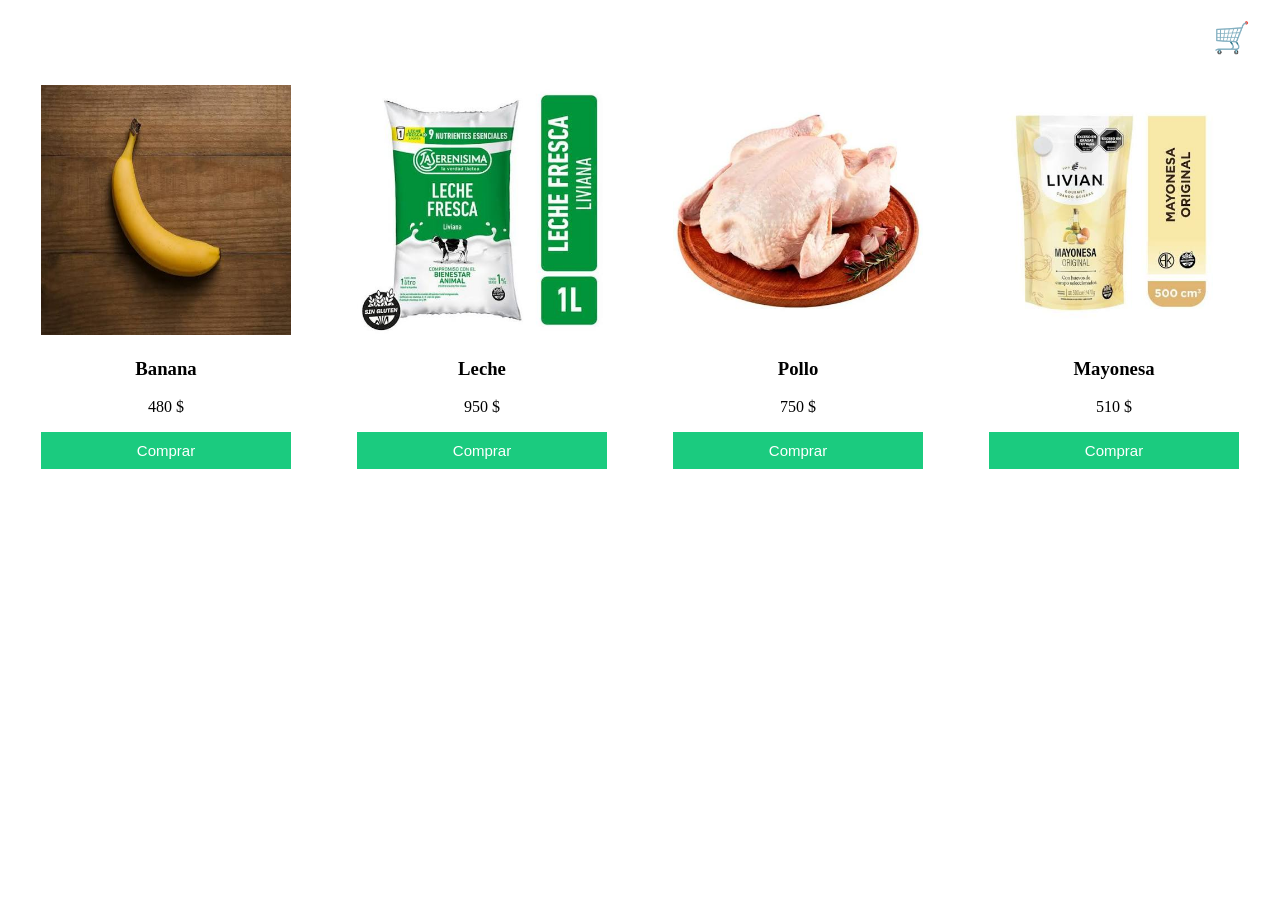
<file: JavaSCrip-IV/Clase 02 E-commerce-Básico-Parte02/index.html>
<!DOCTYPE html>
<html lang="en">
<head>
    <meta charset="UTF-8">
    <meta http-equiv="X-UA-Compatible" content="IE=edge">
    <meta name="viewport" content="width=device-width, initial-scale=1.0">
    <link rel="stylesheet" href="./styles.css">
    <title>Document</title>
</head>
<body>
    <!--shop content-->
    <div class="card-products-container">
        <div class="card-products" id="shopContent"></div>
    </div>

    <!--cart btn-->
    <div class="cart-btn" id="cart-btn">🛒</div>

    <!--modal-->
    <div class="modal-overlay" id="modal-overlay"></div>
    <div class="modal-container" id="modal-container"></div>

    <script src="./js/products.js"></script>
    <script src="./js/index.js"></script>
    <script src="./js/cart.js"></script>
</body>
</html>
</file>
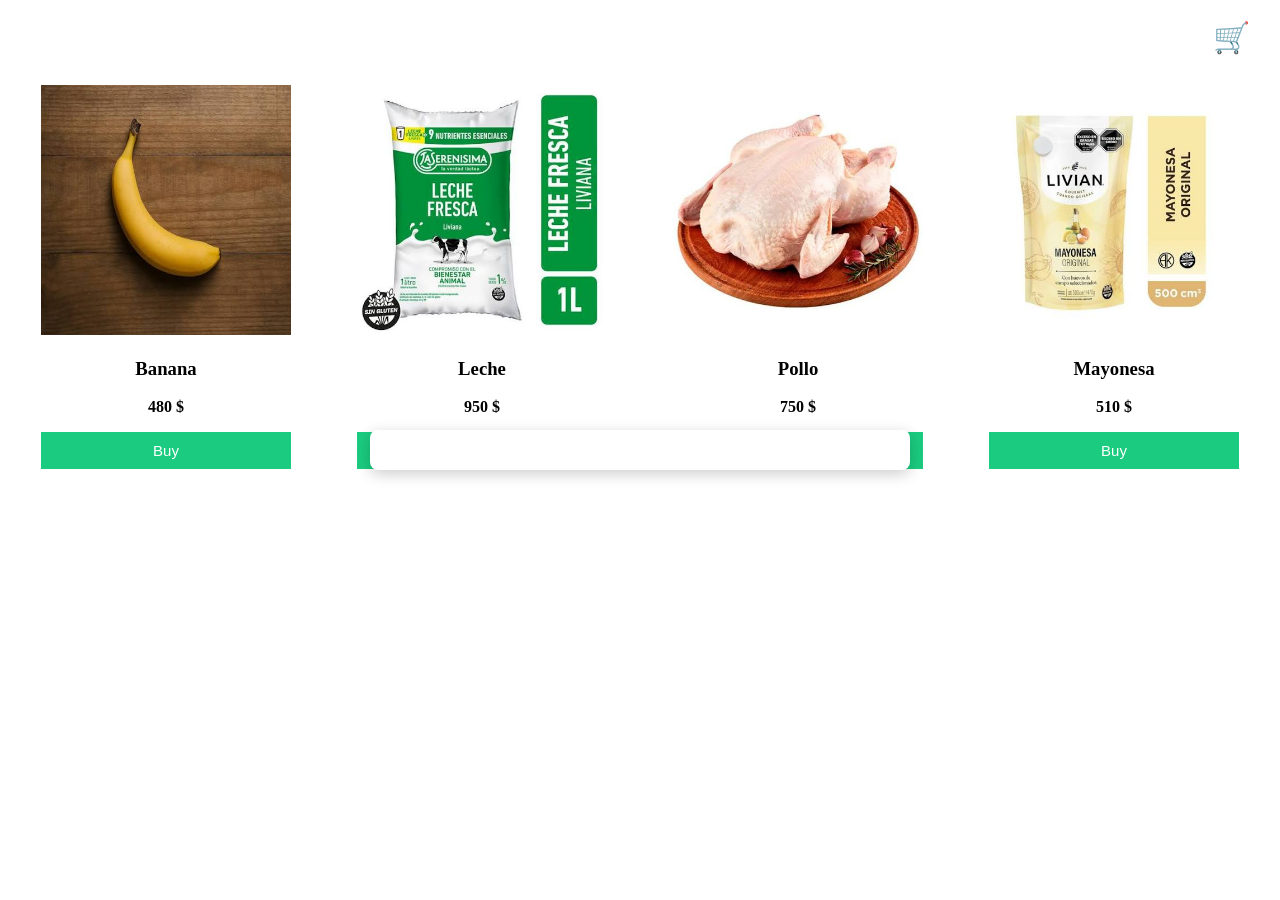
<file: JavaSCrip-IV/Clase 03 E-commerce Básico Parte 03/index.html>
<!DOCTYPE html>
<html lang="en">
<head>
    <meta charset="UTF-8">
    <meta http-equiv="X-UA-Compatible" content="IE=edge">
    <meta name="viewport" content="width=device-width, initial-scale=1.0">
    <link rel="stylesheet" href="./styles.css">
    <title>Document</title>
</head>
<body>
    <!--shop content-->
    <div class="card-products-container">
        <div class="card-products" id="shopContent"></div>
    </div>

    <!--cart btn-->
    <div class="cart-btn" id="cart-btn">🛒</div>

    <!--modal-->
    <div class="modal-overlay" id="modal-overlay"></div>
    <div class="modal-container" id="modal-container"></div>

    <script src="./js/products.js"></script>
    <script src="./js/index.js"></script>
    <script src="./js/cart.js"></script>
</body>
</html>
</file>
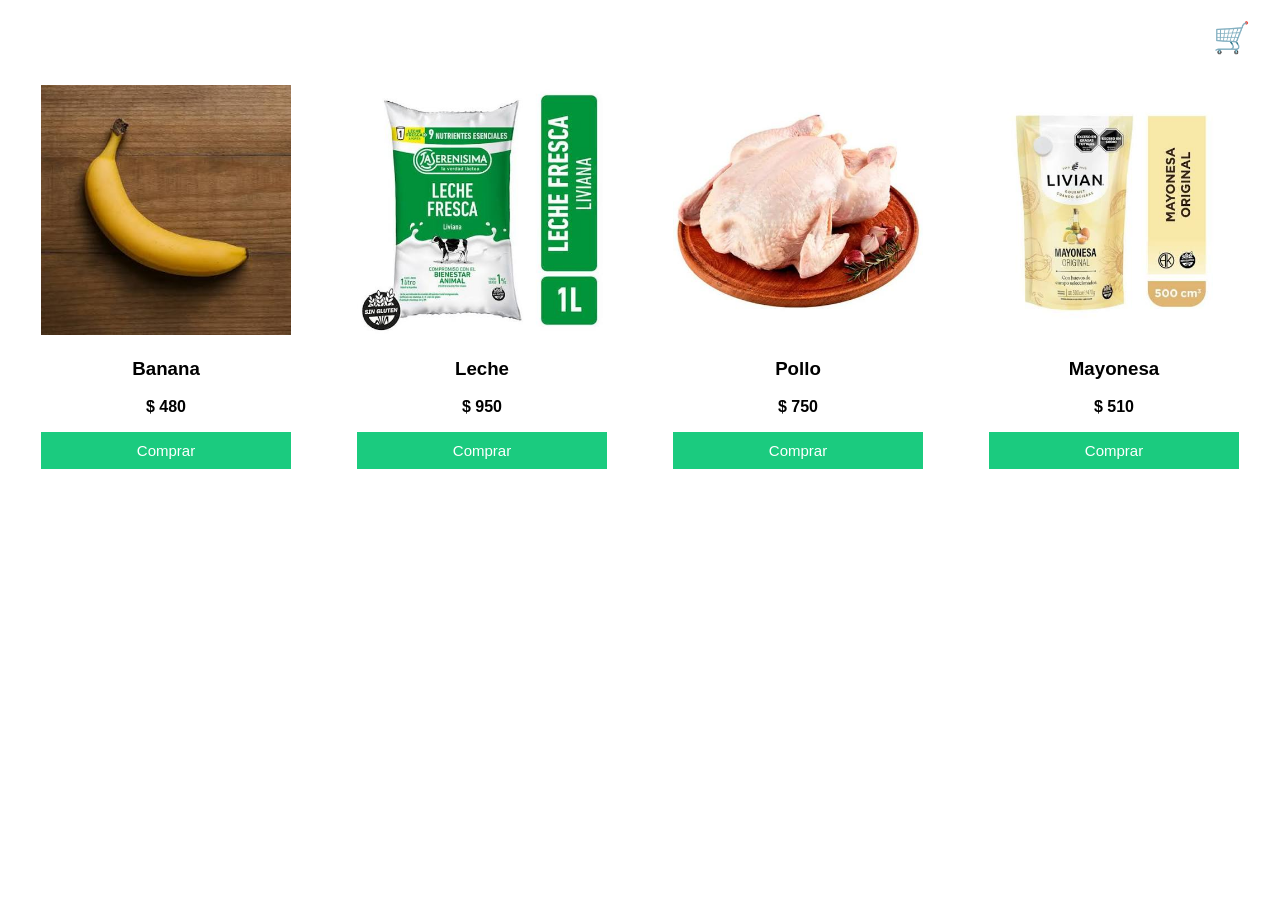
<file: JavaSCrip-IV/Clase 04 E-commerce Mercado Pago/public/index.html>
<!DOCTYPE html>
<html lang="es">
<head>
    <meta charset="UTF-8">
    <meta http-equiv="X-UA-Compatible" content="IE=edge">
    <meta name="viewport" content="width=device-width, initial-scale=1.0">
    <link rel="stylesheet" href="./styles.css">
    <title>Los Sin Chamba | E-commerce</title>
</head>
<body>
    <!--shop content-->
    <div class="card-products-container">
        <div class="card-products" id="shopContent"></div>
    </div>

    <!--cart btn (4.1: con contador de productos)-->
    <div class="cart-btn" id="cart-btn">
        🛒
        <span class="cart-counter" id="cart-counter">0</span>
    </div>

    <!--modal-->
    <div class="modal-overlay" id="modal-overlay"></div>
    <div class="modal-container" id="modal-container"></div>

    <!--4.2: SDK de Mercado Pago (necesita la public_key)-->
    <script src="https://sdk.mercadopago.com/js/v2"></script>

    <script src="./js/products.js"></script>
    <script src="./js/index.js"></script>
    <script src="./js/cart.js"></script>
    <script src="./js/checkout.js"></script>
</body>
</html>
</file>
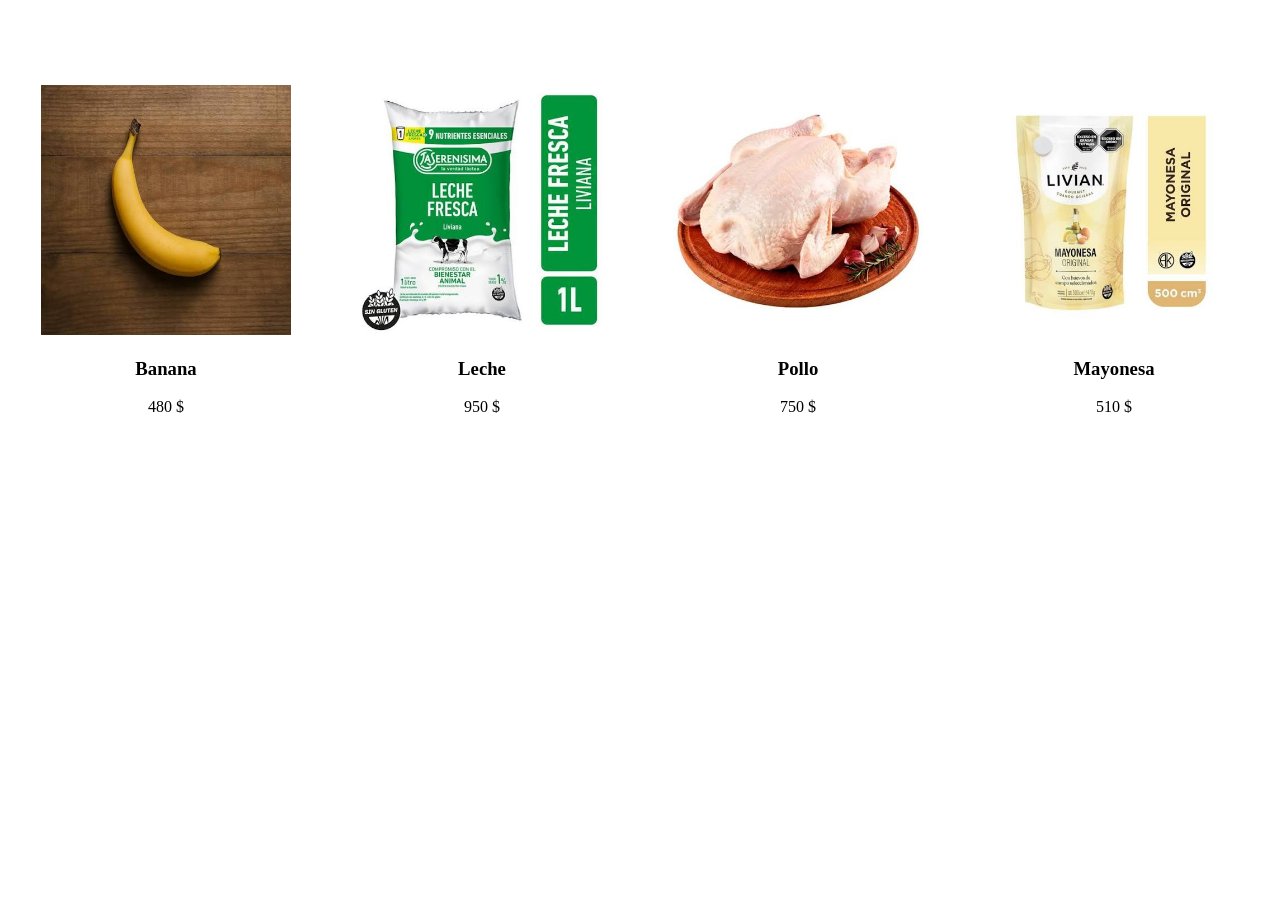
<file: JavaSCrip-IV/Clase-1/E-COMMERCE/client/index.html>
<!DOCTYPE html>
<html lang="en">

<head>
    <meta charset="UTF-8">
    <meta http-equiv="X-UA-Compatible" content="IE=edge">
    <meta name="viewport" content="width=device-width, initial-scale=1.0">
    <link rel="stylesheet" href="./styles.css">
    <title>Document</title>
</head>

<body>
    <!--shop content-->
    <div class="card-products-container">
        <div class="card-products" id="shopContent"></div>
    </div>

    <script src="./js/products.js"></script>
    <script src="./js/index.js"></script>
</body>

</html>
</file>
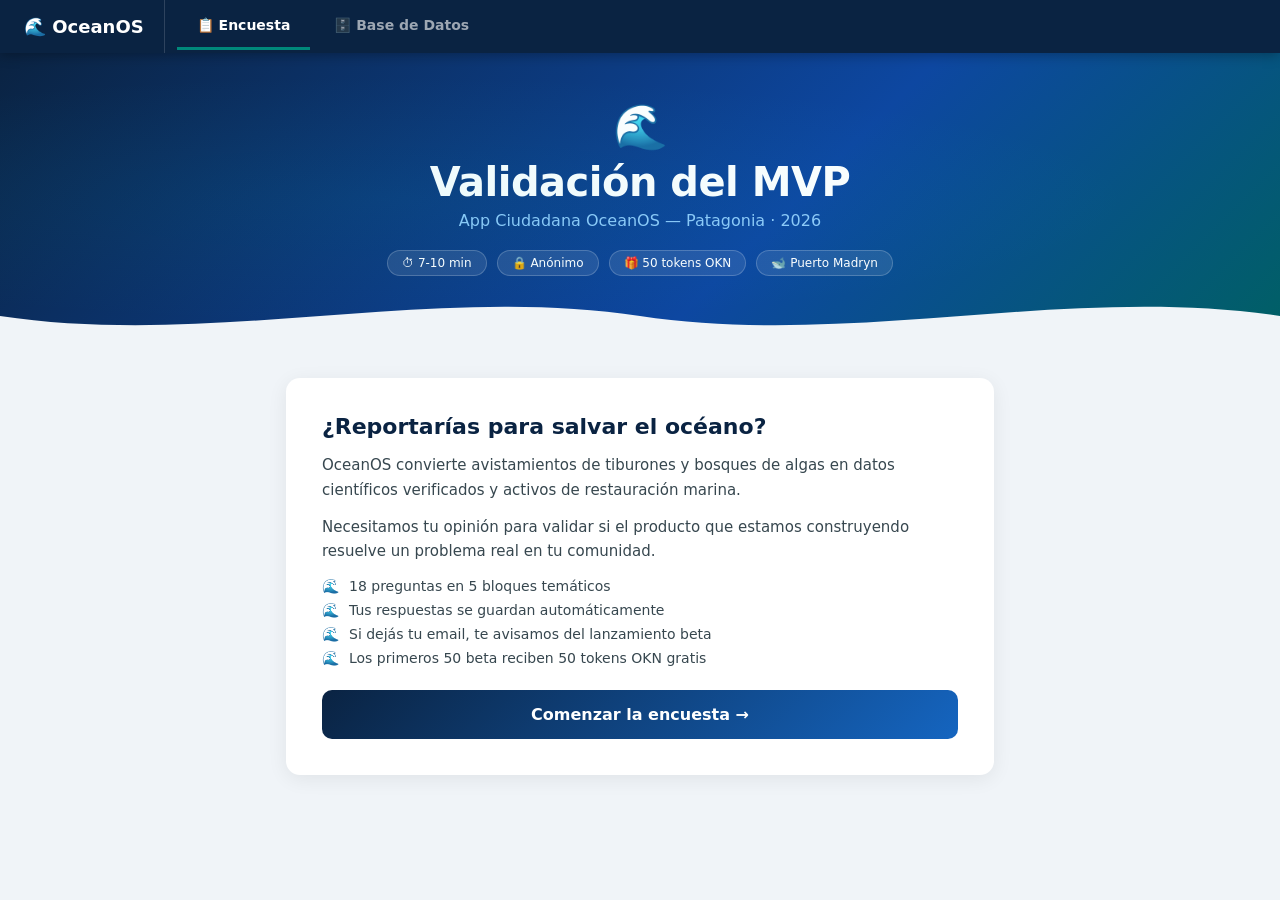
<file: OceanOS/Documentacion/OceanOS_Encuesta_BD.html>
<!DOCTYPE html>
<html lang="es">
<head>
<meta charset="UTF-8">
<meta name="viewport" content="width=device-width, initial-scale=1.0">
<title>OceanOS — Encuesta + Base de Datos</title>
<style>
:root {
  --navy: #0A2342;
  --ocean: #1565C0;
  --teal: #00897B;
  --teal-light: #E0F2F1;
  --sky: #E3F2FD;
  --accent: #00BCD4;
  --white: #FFFFFF;
  --slate: #37474F;
  --mist: #ECEFF1;
  --gray: #90A4AE;
  --error: #E53935;
  --green: #2E7D32;
  --gold: #F9A825;
  --red-light: #FFEBEE;
  --green-light: #E8F5E9;
}
* { box-sizing: border-box; margin: 0; padding: 0; }
body { font-family: 'Segoe UI', system-ui, sans-serif; background: #F0F4F8; color: var(--slate); min-height: 100vh; }

/* TABS */
.tabs-bar { background: var(--navy); display: flex; align-items: center; padding: 0 24px; gap: 4px; position: sticky; top: 0; z-index: 200; box-shadow: 0 2px 12px rgba(0,0,0,0.3); }
.tab-logo { color: #fff; font-weight: 800; font-size: 18px; padding: 16px 20px 16px 0; border-right: 1px solid rgba(255,255,255,0.15); margin-right: 8px; white-space: nowrap; }
.tab { padding: 14px 20px; color: rgba(255,255,255,0.6); font-size: 14px; font-weight: 600; cursor: pointer; border-bottom: 3px solid transparent; transition: all 0.2s; white-space: nowrap; }
.tab:hover { color: #fff; }
.tab.active { color: #fff; border-bottom-color: var(--teal); }

/* HERO */
.hero { background: linear-gradient(135deg, var(--navy) 0%, #0D47A1 60%, #006064 100%); padding: 48px 24px 70px; text-align: center; position: relative; overflow: hidden; }
.hero::before { content: ''; position: absolute; inset: 0; background: radial-gradient(ellipse at 30% 50%, rgba(0,188,212,0.08) 0%, transparent 60%); }
.hero-wave { position: absolute; bottom: -2px; left: 0; right: 0; }
.hero-logo { font-size: 44px; margin-bottom: 6px; }
.hero-title { font-size: clamp(26px,4vw,40px); font-weight: 800; color: #fff; margin-bottom: 6px; letter-spacing: -0.5px; }
.hero-sub { font-size: 16px; color: #90CAF9; margin-bottom: 20px; }
.hero-pills { display: flex; justify-content: center; gap: 10px; flex-wrap: wrap; }
.pill { background: rgba(255,255,255,0.1); border: 1px solid rgba(255,255,255,0.2); color: #fff; padding: 5px 14px; border-radius: 20px; font-size: 12px; font-weight: 500; }

/* PROGRESS */
.prog-bar { background: #fff; border-bottom: 1px solid #E0E0E0; padding: 10px 24px; display: none; }
.prog-info { display: flex; justify-content: space-between; margin-bottom: 5px; font-size: 12px; }
.prog-label { font-weight: 700; color: var(--ocean); }
.prog-pct { color: var(--gray); }
.prog-track { height: 5px; background: var(--mist); border-radius: 3px; overflow: hidden; }
.prog-fill { height: 100%; background: linear-gradient(90deg, var(--teal), var(--accent)); border-radius: 3px; transition: width 0.4s ease; }

/* CONTAINER */
.container { max-width: 740px; margin: 0 auto; padding: 32px 16px 80px; }
.db-container { max-width: 1100px; margin: 0 auto; padding: 32px 16px 80px; }

/* WELCOME */
.welcome-card { background: #fff; border-radius: 14px; padding: 36px; box-shadow: 0 4px 20px rgba(0,0,0,0.07); }
.welcome-card h2 { font-size: 22px; color: var(--navy); margin-bottom: 14px; }
.welcome-card p { font-size: 15px; line-height: 1.65; color: var(--slate); margin-bottom: 12px; }
.welcome-list { list-style: none; display: flex; flex-direction: column; gap: 8px; margin: 14px 0 24px; }
.welcome-list li { display: flex; align-items: center; gap: 10px; font-size: 14px; color: var(--slate); }
.welcome-list li::before { content: '🌊'; }
.btn-start { width: 100%; padding: 15px; background: linear-gradient(135deg, var(--navy), var(--ocean)); color: #fff; border: none; border-radius: 10px; font-size: 16px; font-weight: 700; cursor: pointer; font-family: inherit; transition: all 0.2s; }
.btn-start:hover { transform: translateY(-2px); box-shadow: 0 6px 20px rgba(10,35,66,0.25); }

/* DOTS */
.dots { display: none; justify-content: center; gap: 8px; margin: 16px 0; }
.dot { width: 10px; height: 10px; border-radius: 50%; background: #CFD8DC; transition: all 0.3s; }
.dot.active { background: var(--teal); transform: scale(1.3); }
.dot.done { background: var(--ocean); }

/* BLOCK HEADER */
.blk-header { display: flex; align-items: center; gap: 10px; padding: 13px 18px; border-radius: 10px 10px 0 0; margin-top: 28px; }
.blk-tag { background: rgba(255,255,255,0.2); color: #fff; font-size: 11px; font-weight: 700; padding: 2px 10px; border-radius: 12px; text-transform: uppercase; letter-spacing: 0.5px; }
.blk-title { font-size: 14px; font-weight: 700; color: #fff; }

/* QUESTION CARD */
.q-card { background: #fff; border: 1px solid #E8EEF4; border-top: none; padding: 22px; transition: border-left 0.2s; }
.q-card:last-of-type { border-radius: 0 0 10px 10px; margin-bottom: 0; }
.q-card.answered { border-left: 3px solid var(--teal); }
.q-card.has-error { border-left: 3px solid var(--error); }
.q-num { font-size: 10px; font-weight: 700; color: var(--teal); text-transform: uppercase; letter-spacing: 1px; margin-bottom: 5px; }
.q-text { font-size: 15px; font-weight: 600; color: var(--navy); line-height: 1.4; margin-bottom: 3px; }
.q-hint { font-size: 12px; color: var(--gray); margin-bottom: 14px; font-style: italic; }
.req { color: var(--error); }
.err-msg { font-size: 12px; color: var(--error); margin-top: 6px; display: none; }
.err-msg.show { display: block; }

/* OPTIONS */
.opts { display: flex; flex-direction: column; gap: 7px; }
.opt { display: flex; align-items: flex-start; gap: 10px; padding: 11px 14px; border-radius: 8px; border: 1.5px solid #E0E8F0; cursor: pointer; transition: all 0.15s; user-select: none; }
.opt:hover { border-color: var(--teal); background: var(--teal-light); }
.opt.sel { border-color: var(--teal); background: var(--teal-light); }
.opt-dot { flex-shrink: 0; width: 18px; height: 18px; border-radius: 50%; border: 2px solid #B0BEC5; background: #fff; position: relative; margin-top: 2px; transition: all 0.15s; }
.opt.sel .opt-dot { background: var(--teal); border-color: var(--teal); }
.opt.sel .opt-dot::after { content: ''; position: absolute; inset: 3px; background: #fff; border-radius: 50%; }
.opt-dot.chk { border-radius: 4px; }
.opt.sel .opt-dot.chk::after { content: '✓'; inset: 0; display: flex; align-items: center; justify-content: center; font-size: 11px; font-weight: 800; color: #fff; background: transparent; border-radius: 0; }
.opt-lbl { font-size: 14px; color: var(--slate); line-height: 1.4; }

/* SCALE */
.scale-wrap { margin-top: 6px; }
.scale-labels { display: flex; justify-content: space-between; margin-bottom: 7px; font-size: 11px; color: var(--gray); }
.scale-btns { display: flex; gap: 5px; flex-wrap: wrap; }
.sc-btn { width: 44px; height: 44px; border-radius: 8px; border: 2px solid #E0E8F0; background: #fff; font-size: 15px; font-weight: 700; color: #B0BEC5; cursor: pointer; transition: all 0.15s; }
.sc-btn:hover { border-color: var(--teal); color: var(--teal); }
.sc-btn.sel { background: var(--teal); border-color: var(--teal); color: #fff; transform: scale(1.08); }

/* GRID */
.grid-table { width: 100%; border-collapse: collapse; font-size: 13px; margin-top: 6px; }
.grid-table th { background: var(--navy); color: #fff; padding: 8px 6px; text-align: center; font-weight: 700; font-size: 12px; }
.grid-table td { padding: 8px 6px; border-bottom: 1px solid #E0E8F0; }
.grid-table tr:nth-child(even) td { background: var(--mist); }
.grid-table td:first-child { font-size: 13px; color: var(--slate); padding-left: 10px; }
.grid-table input[type=radio] { accent-color: var(--teal); width: 16px; height: 16px; cursor: pointer; display: block; margin: 0 auto; }

/* INPUTS */
.t-input, .ta-input { width: 100%; padding: 11px 14px; border-radius: 8px; border: 1.5px solid #E0E8F0; font-family: inherit; font-size: 14px; color: var(--slate); outline: none; transition: border-color 0.2s; }
.t-input:focus, .ta-input:focus { border-color: var(--teal); }
.ta-input { resize: vertical; }

/* INFOBOX */
.infobox { background: var(--sky); border-left: 4px solid var(--teal); border-radius: 0 8px 8px 0; padding: 14px 18px; margin-bottom: 18px; font-size: 14px; line-height: 1.6; color: var(--slate); }

/* NAV */
.nav { display: flex; justify-content: space-between; align-items: center; margin-top: 28px; padding-top: 20px; border-top: 2px solid var(--mist); }
.btn { padding: 13px 26px; border-radius: 8px; font-size: 14px; font-weight: 700; cursor: pointer; border: none; font-family: inherit; transition: all 0.2s; }
.btn-prev { background: var(--mist); color: var(--slate); }
.btn-prev:hover { background: #CFD8DC; }
.btn-next { background: var(--teal); color: #fff; }
.btn-next:hover { background: #00796B; transform: translateY(-1px); }
.btn-submit { background: linear-gradient(135deg, var(--navy), var(--ocean)); color: #fff; }

/* SUCCESS */
.success { display: none; text-align: center; padding: 50px 24px; }
.success.show { display: block; }
.suc-icon { font-size: 70px; margin-bottom: 20px; }
.suc-title { font-size: 28px; font-weight: 800; color: var(--navy); margin-bottom: 10px; }
.suc-sub { font-size: 15px; color: var(--gray); margin-bottom: 28px; line-height: 1.6; }
.token-badge { display: inline-flex; align-items: center; gap: 14px; background: linear-gradient(135deg, var(--navy), var(--teal)); color: #fff; padding: 18px 28px; border-radius: 12px; margin-bottom: 28px; }
.token-num { font-size: 44px; font-weight: 800; }
.token-lbl { font-size: 13px; opacity: 0.8; line-height: 1.4; text-align: left; }
.suc-btn { margin-top: 20px; padding: 12px 28px; background: var(--teal); color: #fff; border: none; border-radius: 8px; font-size: 14px; font-weight: 700; cursor: pointer; font-family: inherit; }

/* ===================== DATABASE TAB ===================== */
.db-header { display: flex; align-items: center; justify-content: space-between; flex-wrap: wrap; gap: 12px; margin-bottom: 24px; }
.db-title { font-size: 22px; font-weight: 800; color: var(--navy); }
.db-actions { display: flex; gap: 10px; flex-wrap: wrap; }
.db-btn { padding: 9px 18px; border-radius: 8px; font-size: 13px; font-weight: 700; cursor: pointer; border: none; font-family: inherit; transition: all 0.2s; }
.db-btn-export { background: var(--teal); color: #fff; }
.db-btn-clear { background: var(--red-light); color: var(--error); border: 1px solid #FFCDD2; }
.db-btn-export:hover { background: #00796B; }
.db-btn-clear:hover { background: #FFCDD2; }

/* STATS CARDS */
.stats-grid { display: grid; grid-template-columns: repeat(auto-fit, minmax(160px, 1fr)); gap: 14px; margin-bottom: 28px; }
.stat-card { background: #fff; border-radius: 12px; padding: 18px; border: 1px solid #E8EEF4; box-shadow: 0 2px 8px rgba(0,0,0,0.04); }
.stat-val { font-size: 32px; font-weight: 800; color: var(--ocean); }
.stat-lbl { font-size: 12px; color: var(--gray); margin-top: 2px; }
.stat-sub { font-size: 11px; color: var(--teal); font-weight: 600; margin-top: 4px; }

/* KPI SEMAFORO */
.kpi-grid { display: grid; grid-template-columns: repeat(auto-fit, minmax(220px,1fr)); gap: 12px; margin-bottom: 28px; }
.kpi-card { background: #fff; border-radius: 10px; padding: 14px 16px; border: 1px solid #E8EEF4; display: flex; align-items: center; gap: 12px; }
.kpi-dot { width: 12px; height: 12px; border-radius: 50%; flex-shrink: 0; }
.kpi-dot.green { background: var(--green); }
.kpi-dot.yellow { background: var(--gold); }
.kpi-dot.red { background: var(--error); }
.kpi-info { flex: 1; }
.kpi-name { font-size: 12px; color: var(--gray); }
.kpi-val { font-size: 18px; font-weight: 800; color: var(--navy); }
.kpi-target { font-size: 11px; color: var(--gray); }

/* TABLE */
.tbl-wrap { background: #fff; border-radius: 12px; border: 1px solid #E8EEF4; overflow: hidden; box-shadow: 0 2px 8px rgba(0,0,0,0.04); margin-bottom: 28px; }
.tbl-head { padding: 16px 20px; border-bottom: 1px solid #E8EEF4; display: flex; align-items: center; justify-content: space-between; }
.tbl-head-title { font-size: 15px; font-weight: 700; color: var(--navy); }
.tbl-search { padding: 8px 12px; border: 1.5px solid #E0E8F0; border-radius: 7px; font-family: inherit; font-size: 13px; outline: none; width: 220px; }
.tbl-search:focus { border-color: var(--teal); }
.tbl-scroll { overflow-x: auto; }
table { width: 100%; border-collapse: collapse; font-size: 13px; }
thead th { background: var(--navy); color: #fff; padding: 10px 14px; text-align: left; font-size: 12px; white-space: nowrap; }
tbody tr { border-bottom: 1px solid #F0F4F8; transition: background 0.15s; cursor: pointer; }
tbody tr:hover { background: var(--sky); }
tbody td { padding: 10px 14px; color: var(--slate); max-width: 200px; overflow: hidden; text-overflow: ellipsis; white-space: nowrap; }
.badge-seg { display: inline-block; padding: 2px 9px; border-radius: 12px; font-size: 11px; font-weight: 700; background: var(--teal-light); color: var(--teal); }
.badge-score { display: inline-flex; align-items: center; justify-content: center; width: 28px; height: 28px; border-radius: 50%; font-weight: 800; font-size: 13px; }
.score-hi { background: var(--green-light); color: var(--green); }
.score-mid { background: #FFF8E1; color: #F57F17; }
.score-lo { background: var(--red-light); color: var(--error); }
.pag { display: flex; align-items: center; justify-content: space-between; padding: 12px 20px; border-top: 1px solid #F0F4F8; font-size: 13px; color: var(--gray); }
.pag-btns { display: flex; gap: 6px; }
.pag-btn { padding: 6px 12px; border-radius: 6px; border: 1.5px solid #E0E8F0; background: #fff; font-size: 12px; cursor: pointer; font-family: inherit; }
.pag-btn.active { background: var(--teal); border-color: var(--teal); color: #fff; }
.pag-btn:hover:not(.active) { background: var(--mist); }

/* MODAL */
.modal-bg { display: none; position: fixed; inset: 0; background: rgba(0,0,0,0.5); z-index: 1000; align-items: center; justify-content: center; padding: 20px; }
.modal-bg.show { display: flex; }
.modal { background: #fff; border-radius: 14px; padding: 28px; max-width: 680px; width: 100%; max-height: 80vh; overflow-y: auto; box-shadow: 0 20px 60px rgba(0,0,0,0.2); }
.modal-title { font-size: 18px; font-weight: 800; color: var(--navy); margin-bottom: 4px; }
.modal-sub { font-size: 13px; color: var(--gray); margin-bottom: 20px; }
.modal-row { display: flex; gap: 8px; padding: 10px 0; border-bottom: 1px solid #F0F4F8; flex-wrap: wrap; }
.modal-q { font-size: 12px; color: var(--gray); width: 100%; margin-bottom: 2px; }
.modal-a { font-size: 14px; color: var(--slate); font-weight: 500; }
.modal-close { margin-top: 20px; padding: 10px 20px; background: var(--mist); border: none; border-radius: 8px; font-family: inherit; font-size: 14px; font-weight: 600; cursor: pointer; color: var(--slate); }

/* EMPTY STATE */
.empty { text-align: center; padding: 60px 20px; color: var(--gray); }
.empty-icon { font-size: 60px; margin-bottom: 16px; }
.empty-title { font-size: 18px; font-weight: 700; color: var(--slate); margin-bottom: 8px; }
.empty-sub { font-size: 14px; }

/* TOAST */
.toast { position: fixed; bottom: 28px; left: 50%; transform: translateX(-50%) translateY(80px); background: var(--navy); color: #fff; padding: 12px 24px; border-radius: 30px; font-size: 14px; font-weight: 600; z-index: 9999; transition: transform 0.3s ease; box-shadow: 0 8px 24px rgba(0,0,0,0.2); }
.toast.show { transform: translateX(-50%) translateY(0); }

@media(max-width:600px){
  .scale-btns { gap: 3px; } .sc-btn { width: 36px; height: 36px; font-size: 13px; }
  .nav { flex-direction: column; gap: 10px; } .btn { width: 100%; }
  .stats-grid { grid-template-columns: 1fr 1fr; }
}
</style>
</head>
<body>

<!-- TAB BAR -->
<div class="tabs-bar">
  <div class="tab-logo">🌊 OceanOS</div>
  <div class="tab active" onclick="showTab('survey')" id="tab-survey">📋 Encuesta</div>
  <div class="tab" onclick="showTab('db')" id="tab-db">🗄️ Base de Datos</div>
</div>

<!-- HERO -->
<div class="hero" id="heroSection">
  <div class="hero-logo">🌊</div>
  <div class="hero-title">Validación del MVP</div>
  <div class="hero-sub">App Ciudadana OceanOS — Patagonia · 2026</div>
  <div class="hero-pills">
    <span class="pill">⏱ 7-10 min</span>
    <span class="pill">🔒 Anónimo</span>
    <span class="pill">🎁 50 tokens OKN</span>
    <span class="pill">🐋 Puerto Madryn</span>
  </div>
  <svg class="hero-wave" viewBox="0 0 1200 60" preserveAspectRatio="none" xmlns="http://www.w3.org/2000/svg">
    <path d="M0,30 C200,60 400,0 600,30 C800,60 1000,0 1200,30 L1200,60 L0,60 Z" fill="#F0F4F8"/>
  </svg>
</div>

<!-- PROGRESS -->
<div class="prog-bar" id="progBar">
  <div class="prog-info"><span class="prog-label" id="progLabel">Bloque 1 de 5</span><span class="prog-pct" id="progPct">0%</span></div>
  <div class="prog-track"><div class="prog-fill" id="progFill" style="width:0%"></div></div>
</div>

<!-- ===================== SURVEY TAB ===================== -->
<div id="pane-survey">
  <div class="dots" id="dots">
    <div class="dot" data-dot="0"></div><div class="dot" data-dot="1"></div>
    <div class="dot" data-dot="2"></div><div class="dot" data-dot="3"></div>
    <div class="dot" data-dot="4"></div>
  </div>
  <div class="container">
    <!-- WELCOME -->
    <div id="welcome">
      <div class="welcome-card">
        <h2>¿Reportarías para salvar el océano?</h2>
        <p>OceanOS convierte avistamientos de tiburones y bosques de algas en datos científicos verificados y activos de restauración marina.</p>
        <p>Necesitamos tu opinión para validar si el producto que estamos construyendo resuelve un problema real en tu comunidad.</p>
        <ul class="welcome-list">
          <li>18 preguntas en 5 bloques temáticos</li>
          <li>Tus respuestas se guardan automáticamente</li>
          <li>Si dejás tu email, te avisamos del lanzamiento beta</li>
          <li>Los primeros 50 beta reciben 50 tokens OKN gratis</li>
        </ul>
        <button class="btn-start" onclick="startSurvey()">Comenzar la encuesta →</button>
      </div>
    </div>
    <!-- SURVEY -->
    <div id="surveyPane" style="display:none"></div>
    <!-- NAV -->
    <div class="nav" id="navBar" style="display:none">
      <button class="btn btn-prev" id="btnPrev" onclick="prevSec()">← Anterior</button>
      <button class="btn btn-next" id="btnNext" onclick="nextSec()">Siguiente →</button>
    </div>
    <!-- SUCCESS -->
    <div class="success" id="successPane">
      <div class="suc-icon">🌊</div>
      <div class="suc-title">¡Gracias por ayudar a restaurar el océano!</div>
      <div class="suc-sub">Tus respuestas quedaron guardadas en la base de datos.<br>Nos ayudás a construir algo que realmente importa.</div>
      <div class="token-badge">
        <div class="token-num">+50</div>
        <div class="token-lbl">Tokens OKN<br>reservados para vos<br>al lanzamiento</div>
      </div>
      <button class="suc-btn" onclick="showTab('db')">Ver base de datos →</button>
    </div>
  </div>
</div>

<!-- ===================== DATABASE TAB ===================== -->
<div id="pane-db" style="display:none">
  <div class="db-container">
    <div class="db-header">
      <div class="db-title">🗄️ Base de Datos — Respuestas</div>
      <div class="db-actions">
        <button class="db-btn db-btn-export" onclick="exportCSV()">⬇ Exportar CSV</button>
        <button class="db-btn db-btn-clear" onclick="clearDB()">🗑 Limpiar todo</button>
      </div>
    </div>

    <!-- STATS -->
    <div class="stats-grid" id="statsGrid"></div>

    <!-- KPIs -->
    <div class="kpi-grid" id="kpiGrid"></div>

    <!-- TABLE -->
    <div class="tbl-wrap">
      <div class="tbl-head">
        <span class="tbl-head-title">Todas las respuestas</span>
        <input class="tbl-search" id="searchInput" placeholder="🔍 Buscar..." oninput="filterTable()">
      </div>
      <div class="tbl-scroll"><div id="tableArea"></div></div>
      <div class="pag" id="pagArea"></div>
    </div>
  </div>
</div>

<!-- MODAL -->
<div class="modal-bg" id="modalBg" onclick="closeModal(event)">
  <div class="modal" id="modal"></div>
</div>

<!-- TOAST -->
<div class="toast" id="toast"></div>

<script>
// ============================================================
//  SURVEY DEFINITION
// ============================================================
const SECS = [
  { label:'BLOQUE 0', title:'Clasificación del respondente', color:'#0A2342',
    qs:[
      { id:'q1', type:'multi', req:true, num:1,
        text:'¿Cuál de estas actividades realizás en la costa patagónica?',
        hint:'Podés seleccionar más de una.',
        opts:['Buceo recreativo o deportivo','Pesca artesanal o deportiva','Ecoturismo / avistamiento de fauna','Investigación científica o estudio universitario','Ninguna de las anteriores'] },
      { id:'q2', type:'single', req:true, num:2,
        text:'¿Con qué frecuencia realizás esta actividad en temporada (oct–abr)?',
        opts:['Todos los días','2-3 veces por semana','1 vez por semana','1-2 veces por mes','Menos de 1 vez por mes'] },
      { id:'q3', type:'single', req:true, num:3,
        text:'¿En qué zona de la costa operás principalmente?',
        opts:['Puerto Madryn / Golfo Nuevo','Península Valdés','Puerto Deseado / Santa Cruz','Tierra del Fuego','Otra zona patagónica'] }
    ]
  },
  { label:'BLOQUE 1', title:'Comportamiento actual', color:'#00897B',
    qs:[
      { id:'q4', type:'single', req:true, num:4,
        text:'¿Alguna vez fotografiaste avistamientos de fauna marina?',
        opts:['Sí, siempre o casi siempre','Sí, a veces','Raramente','No, nunca'] },
      { id:'q5', type:'multi', req:false, num:5,
        text:'¿Qué hacés con esas fotos o datos?',
        hint:'Podés seleccionar más de una.',
        opts:['Las subo a redes sociales','Las comparto en WhatsApp','Las guardo para uso personal','Las reporto a ONG o institución','No suelo documentar avistamientos'] },
      { id:'q6', type:'single', req:false, num:6,
        text:'¿Conocés alguna app para reportar avistamientos en Argentina?',
        opts:['Sí','No'] },
      { id:'q6b', type:'text', req:false, num:'6b',
        text:'Si respondiste Sí, ¿cuál app conocés?', hint:'Opcional.',
        placeholder:'Nombre de la app...' }
    ]
  },
  { label:'BLOQUE 2', title:'Propuesta de valor', color:'#1565C0',
    qs:[
      { id:'q_info', type:'info',
        text:'<strong>OceanOS</strong> es una app gratuita donde reportás avistamientos de tiburones y bosques de algas desde tu celular. Subís una foto con GPS y la IA clasifica la especie. Por cada reporte verificado ganás <strong>tokens OKN canjeables por experiencias de ecoturismo en Patagonia.</strong>' },
      { id:'q7', type:'scale', req:true, num:7,
        text:'¿Cuán probable es que uses OceanOS en tu actividad habitual?',
        hint:'1 = Nada probable  ·  10 = Muy probable', min:1, max:10 },
      { id:'q8', type:'single', req:true, num:8,
        text:'¿Cuántos reportes podrías enviar por semana?',
        opts:['0 (no creo que la use)','1-2 reportes/semana','3-5 reportes/semana','Más de 5 reportes/semana'] },
      { id:'q9', type:'grid', req:false, num:9,
        text:'¿Qué te motivaría más para reportar? (1=poco · 5=mucho)',
        rows:['Tokens OKN canjeables','Ver mi contribución en el mapa','Comunidad científica ciudadana','Conservar fauna y ecosistemas','Ranking e insignias'],
        cols:['1','2','3','4','5'] },
      { id:'q10', type:'multi', req:false, num:10,
        text:'¿Con qué datos te sentirías cómodo/a?',
        hint:'Podés seleccionar más de una.',
        opts:['Foto del avistamiento','GPS aproximado (±500m)','GPS exacto','Fecha y hora','Observaciones de texto'] },
      { id:'q11', type:'multi', req:false, num:11, max:2,
        text:'¿Cuáles funciones valorás más?', hint:'Elegí hasta 2.',
        opts:['Mapa en tiempo real','Clasificación automática por IA','Wallet de tokens','Ranking con otros usuarios','Notificaciones cercanas','Dashboard de salud del ecosistema'] }
    ]
  },
  { label:'BLOQUE 3 y 4', title:'Barreras y tokens', color:'#37474F',
    qs:[
      { id:'q12', type:'multi', req:false, num:12,
        text:'¿Qué podría impedirte usar OceanOS regularmente?',
        hint:'Podés seleccionar más de una.',
        opts:['Sin conectividad en mi actividad','No quiero compartir GPS','Me parece complicado','No creo que mis reportes sean útiles','Los tokens no son suficiente incentivo','Ya uso otra app similar','No veo barreras significativas'] },
      { id:'q13', type:'single', req:false, num:13,
        text:'¿Con qué frecuencia tenés señal durante tu actividad costera?',
        opts:['Siempre o casi siempre','La mitad del tiempo','Raramente','Nunca (actividad off-shore)'] },
      { id:'q14', type:'multi', req:false, num:14, max:3,
        text:'¿Con qué te gustaría canjear tus tokens OKN?', hint:'Elegí hasta 3.',
        opts:['Tours de buceo y ecoturismo','Entradas a áreas protegidas','Merchandising OceanOS','Donación a restauración marina','Reportes científicos del ecosistema','Equipamiento de pesca/buceo','Campañas científicas como voluntario'] },
      { id:'q15', type:'single', req:false, num:15,
        text:'¿Es justo recibir 25 tokens OKN por una foto verificada de tiburón?',
        opts:['Sí, me parece justo','Sí, aunque podría mejorar','No, debería ser más','No puedo evaluarlo sin probarlo'] },
      { id:'q16', type:'single', req:false, num:16,
        text:'100 tokens = 10% de descuento en un tour de $50.000 ARS. ¿Es incentivo suficiente?',
        opts:['Sí, definitivamente','Sí, aunque podría mejorar','No, no es suficiente','No puedo evaluarlo'] }
    ]
  },
  { label:'BLOQUE 5', title:'Acción y contacto', color:'#0A2342',
    qs:[
      { id:'q17', type:'single', req:true, num:17,
        text:'¿Querés ser parte de los primeros 50 usuarios beta en Puerto Madryn?',
        opts:['Sí, me interesa mucho','Sí, pero quiero más info primero','Tal vez','No por ahora'] },
      { id:'q17b', type:'email', req:false, num:'17b',
        text:'Si querés unirte al beta, dejanos tu email.',
        hint:'Opcional. Solo para avisarte del lanzamiento.',
        placeholder:'tu@email.com' },
      { id:'q18', type:'textarea', req:false, num:18,
        text:'¿Conocés organizaciones que podrían usar los datos de OceanOS?',
        hint:'Opcional. Pesqueras, ONGs, áreas protegidas.',
        placeholder:'Nombre y contacto de la organización...' },
      { id:'q19', type:'textarea', req:false, num:19,
        text:'¿Tenés comentarios o sugerencias sobre el proyecto?',
        hint:'Opcional. Tu feedback es muy valioso.',
        placeholder:'Escribí lo que quieras...' }
    ]
  }
];

// ============================================================
//  STATE
// ============================================================
let curSec = 0;
const ans = {};
const gridAns = {};
let isSurveyActive = false;

// ============================================================
//  TABS
// ============================================================
function showTab(tab) {
  ['survey','db'].forEach(t => {
    document.getElementById('pane-'+t).style.display = t===tab ? 'block' : 'none';
    document.getElementById('tab-'+t).classList.toggle('active', t===tab);
  });
  document.getElementById('heroSection').style.display = tab==='survey' ? 'block' : 'none';
  if (tab==='db') renderDB();
}

// ============================================================
//  SURVEY
// ============================================================
function startSurvey() {
  isSurveyActive = true;
  document.getElementById('welcome').style.display = 'none';
  document.getElementById('surveyPane').style.display = 'block';
  document.getElementById('navBar').style.display = 'flex';
  document.getElementById('progBar').style.display = 'block';
  document.getElementById('dots').style.display = 'flex';
  curSec = 0;
  renderSec();
  updateProg();
}

function renderSec() {
  const sec = SECS[curSec];
  const pane = document.getElementById('surveyPane');
  pane.innerHTML = '';

  const hdr = document.createElement('div');
  hdr.className = 'blk-header';
  hdr.style.background = sec.color;
  hdr.innerHTML = `<span class="blk-tag">${sec.label}</span><span class="blk-title">${sec.title}</span>`;
  pane.appendChild(hdr);

  let qCount = 0;
  SECS.slice(0, curSec).forEach(s => s.qs.forEach(q => { if (q.type!=='info') qCount++; }));

  sec.qs.forEach(q => {
    if (q.type === 'info') {
      const box = document.createElement('div');
      box.className = 'infobox'; box.style.borderRadius='0'; box.style.margin='0';
      box.innerHTML = q.text; pane.appendChild(box); return;
    }
    qCount++;
    const card = document.createElement('div');
    card.className = 'q-card' + (isAnswered(q) ? ' answered' : '');
    card.id = 'card_'+q.id;
    let h = `<div class="q-num">Pregunta ${q.num}</div>`;
    h += `<div class="q-text">${q.text}${q.req?'<span class="req"> *</span>':''}</div>`;
    if (q.hint) h += `<div class="q-hint">${q.hint}</div>`;

    if (q.type==='single') {
      h += '<div class="opts">';
      q.opts.forEach(o => {
        const sel = ans[q.id]===o?' sel':'';
        h += `<div class="opt${sel}" onclick="selSingle('${q.id}','${escQ(o)}',this)"><div class="opt-dot"></div><div class="opt-lbl">${o}</div></div>`;
      });
      h += '</div>';
    } else if (q.type==='multi') {
      h += '<div class="opts">';
      const selArr = ans[q.id]||[];
      q.opts.forEach(o => {
        const sel = selArr.includes(o)?' sel':'';
        h += `<div class="opt checkbox${sel}" onclick="selMulti('${q.id}','${escQ(o)}',this,${q.max||99})"><div class="opt-dot chk"></div><div class="opt-lbl">${o}</div></div>`;
      });
      h += '</div>';
    } else if (q.type==='scale') {
      h += `<div class="scale-wrap"><div class="scale-labels"><span>1 — Nada probable</span><span>10 — Muy probable</span></div><div class="scale-btns">`;
      for (let i=q.min;i<=q.max;i++) h += `<button class="sc-btn${ans[q.id]==i?' sel':''}" onclick="selScale('${q.id}',${i},this)">${i}</button>`;
      h += '</div></div>';
    } else if (q.type==='grid') {
      h += `<table class="grid-table"><thead><tr><th style="text-align:left">Factor</th>`;
      q.cols.forEach(c => h += `<th>${c}</th>`);
      h += `</tr></thead><tbody>`;
      q.rows.forEach((r,ri) => {
        h += `<tr><td>${r}</td>`;
        q.cols.forEach(c => {
          const chk = (gridAns[q.id]||{})[ri]===c?' checked':'';
          h += `<td><input type="radio" name="${q.id}_r${ri}" value="${c}"${chk} onchange="selGrid('${q.id}',${ri},'${c}',this)"></td>`;
        });
        h += `</tr>`;
      });
      h += `</tbody></table>`;
    } else if (q.type==='text'||q.type==='email') {
      h += `<input class="t-input" type="${q.type}" placeholder="${q.placeholder||''}" value="${escV(ans[q.id]||'')}" oninput="ans['${q.id}']=this.value;markAnswered('${q.id}')">`;
    } else if (q.type==='textarea') {
      h += `<textarea class="ta-input" rows="3" placeholder="${q.placeholder||''}" oninput="ans['${q.id}']=this.value;markAnswered('${q.id}')">${escV(ans[q.id]||'')}</textarea>`;
    }
    h += `<div class="err-msg" id="err_${q.id}">Este campo es obligatorio.</div>`;
    card.innerHTML = h; pane.appendChild(card);
  });

  document.getElementById('btnPrev').style.visibility = curSec===0?'hidden':'visible';
  const btn = document.getElementById('btnNext');
  if (curSec===SECS.length-1) { btn.textContent='Enviar encuesta ✓'; btn.className='btn btn-submit'; }
  else { btn.textContent='Siguiente →'; btn.className='btn btn-next'; }
  document.querySelectorAll('.dot').forEach((d,i) => {
    d.className='dot'+(i<curSec?' done':i===curSec?' active':'');
  });
  window.scrollTo({top:0,behavior:'smooth'});
}

function isAnswered(q) {
  if (q.type==='grid') return gridAns[q.id] && Object.keys(gridAns[q.id]).length>0;
  const v=ans[q.id]; return v && (Array.isArray(v)?v.length>0:String(v).trim()!=='');
}

function selSingle(qid, val, el) {
  ans[qid]=val;
  el.closest('.opts').querySelectorAll('.opt').forEach(o=>o.classList.remove('sel'));
  el.classList.add('sel');
  markAnswered(qid); hideErr(qid);
}
function selMulti(qid, val, el, max) {
  let arr=ans[qid]||[];
  if (el.classList.contains('sel')) { arr=arr.filter(v=>v!==val); el.classList.remove('sel'); }
  else {
    if (arr.length>=max) { const first=el.closest('.opts').querySelector('.opt.sel'); if(first){arr=arr.filter(v=>v!==first.dataset?.val||unescQ(first.querySelector('.opt-lbl').textContent));first.classList.remove('sel');} }
    arr.push(val); el.classList.add('sel');
  }
  ans[qid]=arr; if(arr.length>0)markAnswered(qid); hideErr(qid);
}
function selScale(qid, val, el) {
  ans[qid]=val;
  el.closest('.scale-btns').querySelectorAll('.sc-btn').forEach(b=>b.classList.remove('sel'));
  el.classList.add('sel');
  markAnswered(qid); hideErr(qid);
}
function selGrid(qid, row, val, el) {
  if (!gridAns[qid]) gridAns[qid]={};
  gridAns[qid][row]=val; ans[qid]=gridAns[qid];
  markAnswered(qid);
}
function markAnswered(qid) {
  const c=document.getElementById('card_'+qid); if(c)c.classList.add('answered');
}
function hideErr(qid) {
  const e=document.getElementById('err_'+qid); if(e)e.classList.remove('show');
  const c=document.getElementById('card_'+qid); if(c)c.classList.remove('has-error');
}
function showErr(qid) {
  const e=document.getElementById('err_'+qid); if(e)e.classList.add('show');
  const c=document.getElementById('card_'+qid); if(c)c.classList.add('has-error');
}

function validate() {
  let ok=true;
  SECS[curSec].qs.forEach(q => {
    if (q.type==='info'||!q.req) return;
    if (!isAnswered(q)) { showErr(q.id); ok=false; }
  });
  if (!ok) { const e=document.querySelector('.err-msg.show'); if(e)e.scrollIntoView({behavior:'smooth',block:'center'}); }
  return ok;
}

function nextSec() {
  if (!validate()) return;
  if (curSec<SECS.length-1) { curSec++; renderSec(); updateProg(); }
  else submitSurvey();
}
function prevSec() {
  if (curSec>0) { curSec--; renderSec(); updateProg(); }
}
function updateProg() {
  const p=Math.round(curSec/SECS.length*100);
  document.getElementById('progFill').style.width=p+'%';
  document.getElementById('progPct').textContent=p+'%';
  document.getElementById('progLabel').textContent=`Bloque ${curSec+1} de ${SECS.length}`;
}

// ============================================================
//  SUBMIT & SAVE
// ============================================================
function submitSurvey() {
  if (!validate()) return;
  const record = buildRecord();
  saveRecord(record);
  document.getElementById('surveyPane').style.display='none';
  document.getElementById('navBar').style.display='none';
  document.getElementById('progBar').style.display='none';
  document.getElementById('dots').style.display='none';
  document.getElementById('successPane').classList.add('show');
  window.scrollTo({top:0,behavior:'smooth'});
  toast('✅ Respuesta guardada en la base de datos');
}

function buildRecord() {
  const now = new Date();
  const seg = ans['q1'] ? (Array.isArray(ans['q1']) ? ans['q1'][0] : ans['q1']) : 'Sin clasificar';
  return {
    id: 'R' + Date.now(),
    timestamp: now.toISOString(),
    fecha: now.toLocaleDateString('es-AR'),
    hora: now.toLocaleTimeString('es-AR',{hour:'2-digit',minute:'2-digit'}),
    segmento: seg.length>30 ? seg.substring(0,30)+'…' : seg,
    zona: ans['q3']||'—',
    frecuencia: ans['q2']||'—',
    score_intencion: ans['q7']||'—',
    reportes_semana: ans['q8']||'—',
    quiere_beta: ans['q17']||'—',
    email_beta: ans['q17b']||'',
    q1: fmtArr(ans['q1']),
    q2: ans['q2']||'',
    q3: ans['q3']||'',
    q4: ans['q4']||'',
    q5: fmtArr(ans['q5']),
    q6: ans['q6']||'',
    q6b: ans['q6b']||'',
    q7: ans['q7']||'',
    q8: ans['q8']||'',
    q9: fmtGrid(gridAns['q9'], SECS[2].qs.find(q=>q.id==='q9')),
    q10: fmtArr(ans['q10']),
    q11: fmtArr(ans['q11']),
    q12: fmtArr(ans['q12']),
    q13: ans['q13']||'',
    q14: fmtArr(ans['q14']),
    q15: ans['q15']||'',
    q16: ans['q16']||'',
    q17: ans['q17']||'',
    q17b: ans['q17b']||'',
    q18: ans['q18']||'',
    q19: ans['q19']||''
  };
}

function fmtArr(v) { if (!v) return ''; return Array.isArray(v) ? v.join(' | ') : v; }
function fmtGrid(g, q) {
  if (!g||!q) return '';
  return q.rows.map((r,i) => r+': '+(g[i]||'—')).join(' | ');
}

// ============================================================
//  STORAGE (persistent)
// ============================================================
const STORAGE_KEY = 'oceanos_survey_responses';

async function saveRecord(record) {
  try {
    const existing = await loadAll();
    existing.push(record);
    await window.storage.set(STORAGE_KEY, JSON.stringify(existing));
  } catch(e) {
    // fallback to sessionStorage-like in-memory
    const arr = getMemory();
    arr.push(record);
    setMemory(arr);
  }
}

async function loadAll() {
  try {
    const r = await window.storage.get(STORAGE_KEY);
    return r ? JSON.parse(r.value) : [];
  } catch(e) {
    return getMemory();
  }
}

const _mem = [];
function getMemory() { return [..._mem]; }
function setMemory(arr) { _mem.length=0; arr.forEach(r=>_mem.push(r)); }

// ============================================================
//  DATABASE TAB
// ============================================================
let allRecords = [];
let filtered = [];
let curPage = 0;
const PAGE_SIZE = 10;

async function renderDB() {
  allRecords = await loadAll();
  filtered = [...allRecords];
  renderStats();
  renderKPIs();
  renderTable();
}

function renderStats() {
  const total = allRecords.length;
  const emails = allRecords.filter(r=>r.email_beta && r.email_beta.includes('@')).length;
  const betaYes = allRecords.filter(r=>r.quiere_beta&&r.quiere_beta.includes('mucho')).length;
  const scores = allRecords.map(r=>Number(r.score_intencion)).filter(n=>n>0);
  const avgScore = scores.length ? (scores.reduce((a,b)=>a+b,0)/scores.length).toFixed(1) : '—';

  document.getElementById('statsGrid').innerHTML = `
    <div class="stat-card"><div class="stat-val">${total}</div><div class="stat-lbl">Respuestas totales</div><div class="stat-sub">Meta: 200</div></div>
    <div class="stat-card"><div class="stat-val">${avgScore}</div><div class="stat-lbl">Score intención promedio (P7)</div><div class="stat-sub">Umbral verde: ≥ 7</div></div>
    <div class="stat-card"><div class="stat-val">${emails}</div><div class="stat-lbl">Emails beta capturados</div><div class="stat-sub">Meta: 80</div></div>
    <div class="stat-card"><div class="stat-val">${betaYes}</div><div class="stat-lbl">Quieren ser beta</div><div class="stat-sub">Muy interesados</div></div>
  `;
}

function renderKPIs() {
  const total = allRecords.length || 1;
  const scores = allRecords.map(r=>Number(r.score_intencion)).filter(n=>n>0);
  const avgScore = scores.length ? scores.reduce((a,b)=>a+b,0)/scores.length : 0;
  const rep3 = allRecords.filter(r=>r.reportes_semana&&(r.reportes_semana.includes('3-5')||r.reportes_semana.includes('Más'))).length;
  const emails = allRecords.filter(r=>r.email_beta&&r.email_beta.includes('@')).length;

  const kpis = [
    { name:'Score intención (P7)', val: avgScore.toFixed(1), target:'≥ 7.0', ok: avgScore>=7, warn: avgScore>=5 },
    { name:'Reportan 3+/semana (P8)', val: Math.round(rep3/total*100)+'%', target:'≥ 30%', ok: rep3/total>=0.3, warn: rep3/total>=0.15 },
    { name:'Emails beta', val: emails, target:'≥ 80', ok: emails>=80, warn: emails>=40 },
    { name:'Total respuestas', val: allRecords.length, target:'≥ 200', ok: allRecords.length>=200, warn: allRecords.length>=100 },
  ];

  document.getElementById('kpiGrid').innerHTML = kpis.map(k => {
    const cls = k.ok ? 'green' : k.warn ? 'yellow' : 'red';
    return `<div class="kpi-card">
      <div class="kpi-dot ${cls}"></div>
      <div class="kpi-info"><div class="kpi-name">${k.name}</div><div class="kpi-val">${k.val}</div><div class="kpi-target">Meta: ${k.target}</div></div>
    </div>`;
  }).join('');
}

function renderTable() {
  const start = curPage * PAGE_SIZE;
  const slice = filtered.slice(start, start + PAGE_SIZE);

  if (allRecords.length === 0) {
    document.getElementById('tableArea').innerHTML = `
      <div class="empty">
        <div class="empty-icon">🌊</div>
        <div class="empty-title">Aún no hay respuestas</div>
        <div class="empty-sub">Completá la encuesta para ver los datos acá.</div>
      </div>`;
    document.getElementById('pagArea').innerHTML = '';
    return;
  }

  let html = `<table><thead><tr>
    <th>#</th><th>Fecha</th><th>Hora</th><th>Segmento</th><th>Zona</th>
    <th>Score P7</th><th>Reportes/sem</th><th>Quiere beta</th><th>Email</th>
  </tr></thead><tbody>`;

  slice.forEach((r, i) => {
    const n = start + i + 1;
    const sc = Number(r.score_intencion);
    const scClass = sc>=7?'score-hi':sc>=5?'score-mid':'score-lo';
    const scBadge = r.score_intencion && r.score_intencion!=='—'
      ? `<span class="badge-score ${scClass}">${r.score_intencion}</span>` : '—';
    const betaBadge = r.quiere_beta&&r.quiere_beta.includes('mucho')
      ? `<span class="badge-seg">✅ Sí</span>` : (r.quiere_beta||'—');
    html += `<tr onclick="openModal('${r.id}')">
      <td>${n}</td>
      <td>${r.fecha}</td>
      <td>${r.hora}</td>
      <td><span class="badge-seg">${r.segmento}</span></td>
      <td>${r.zona}</td>
      <td>${scBadge}</td>
      <td>${r.reportes_semana}</td>
      <td>${betaBadge}</td>
      <td>${r.email_beta ? '📧 '+r.email_beta.substring(0,20)+'…' : '—'}</td>
    </tr>`;
  });
  html += '</tbody></table>';
  document.getElementById('tableArea').innerHTML = html;

  // Pagination
  const pages = Math.ceil(filtered.length / PAGE_SIZE);
  let pag = `<span>${filtered.length} respuesta${filtered.length!==1?'s':''}</span><div class="pag-btns">`;
  for (let p=0;p<pages;p++) pag += `<button class="pag-btn${p===curPage?' active':''}" onclick="goPage(${p})">${p+1}</button>`;
  pag += '</div>';
  document.getElementById('pagArea').innerHTML = pag;
}

function goPage(p) { curPage=p; renderTable(); }

function filterTable() {
  const q = document.getElementById('searchInput').value.toLowerCase();
  filtered = allRecords.filter(r =>
    Object.values(r).some(v => String(v).toLowerCase().includes(q))
  );
  curPage = 0; renderTable();
}

function openModal(id) {
  const r = allRecords.find(x=>x.id===id); if (!r) return;
  const LABELS = {
    q1:'Actividades', q2:'Frecuencia', q3:'Zona', q4:'Fotografió avistamientos',
    q5:'Qué hace con fotos', q6:'Conoce apps', q6b:'App que conoce',
    q7:'Score intención (1-10)', q8:'Reportes/semana', q9:'Motivaciones (grilla)',
    q10:'Datos a compartir', q11:'Funciones valoradas', q12:'Barreras',
    q13:'Señal en actividad', q14:'Canje de tokens', q15:'Valoración 25 OKN',
    q16:'Equivalencia tokens', q17:'Quiere beta', q17b:'Email beta',
    q18:'Organizaciones referidas', q19:'Comentarios libres'
  };
  let html = `<div class="modal-title">Respuesta #${r.id}</div>
    <div class="modal-sub">${r.fecha} ${r.hora} · ${r.segmento}</div>`;
  Object.entries(LABELS).forEach(([k,lbl]) => {
    const v = r[k]; if (!v) return;
    html += `<div class="modal-row"><div class="modal-q">${lbl}</div><div class="modal-a">${v}</div></div>`;
  });
  html += `<button class="modal-close" onclick="closeModal()">Cerrar</button>`;
  document.getElementById('modal').innerHTML = html;
  document.getElementById('modalBg').classList.add('show');
}

function closeModal(e) {
  if (!e || e.target===document.getElementById('modalBg'))
    document.getElementById('modalBg').classList.remove('show');
}

async function exportCSV() {
  const records = await loadAll();
  if (!records.length) { toast('⚠️ No hay respuestas para exportar'); return; }
  const headers = ['ID','Fecha','Hora','Segmento','Zona','Frecuencia','Score_P7','Reportes_semana','Quiere_beta','Email_beta',
    'P1_Actividades','P2_Frecuencia','P3_Zona','P4_Fotografias','P5_Uso_fotos','P6_Conoce_app','P6b_Cual_app',
    'P7_Score','P8_Reportes','P9_Motivaciones','P10_Datos','P11_Funciones','P12_Barreras',
    'P13_Señal','P14_Canje','P15_Val_tokens','P16_Equiv','P17_Beta','P17b_Email','P18_Orgs','P19_Comentarios'];
  const rows = records.map(r => [
    r.id,r.fecha,r.hora,r.segmento,r.zona,r.frecuencia,r.score_intencion,r.reportes_semana,r.quiere_beta,r.email_beta,
    r.q1,r.q2,r.q3,r.q4,r.q5,r.q6,r.q6b,r.q7,r.q8,r.q9,r.q10,r.q11,r.q12,r.q13,r.q14,r.q15,r.q16,r.q17,r.q17b,r.q18,r.q19
  ].map(v => '"'+(String(v||'').replace(/"/g,'""'))+'"'));
  const csv = [headers.join(','), ...rows.map(r=>r.join(','))].join('\n');
  const blob = new Blob(['\ufeff'+csv], {type:'text/csv;charset=utf-8'});
  const url = URL.createObjectURL(blob);
  const a = document.createElement('a'); a.href=url;
  a.download='OceanOS_Encuestas_'+new Date().toISOString().slice(0,10)+'.csv';
  a.click(); URL.revokeObjectURL(url);
  toast('📥 CSV exportado correctamente');
}

async function clearDB() {
  if (!confirm('¿Estás seguro? Se eliminarán TODAS las respuestas guardadas.')) return;
  try { await window.storage.delete(STORAGE_KEY); } catch(e) {}
  setMemory([]);
  allRecords=[]; filtered=[];
  renderDB();
  toast('🗑 Base de datos limpiada');
}

// ============================================================
//  UTILS
// ============================================================
function escQ(s) { return s.replace(/'/g,"\\'").replace(/"/g,'&quot;'); }
function escV(s) { return String(s).replace(/"/g,'&quot;'); }
function unescQ(s) { return s; }

function toast(msg, dur=3000) {
  const t=document.getElementById('toast'); t.textContent=msg;
  t.classList.add('show'); setTimeout(()=>t.classList.remove('show'),dur);
}
</script>
</body>
</html>
</file>
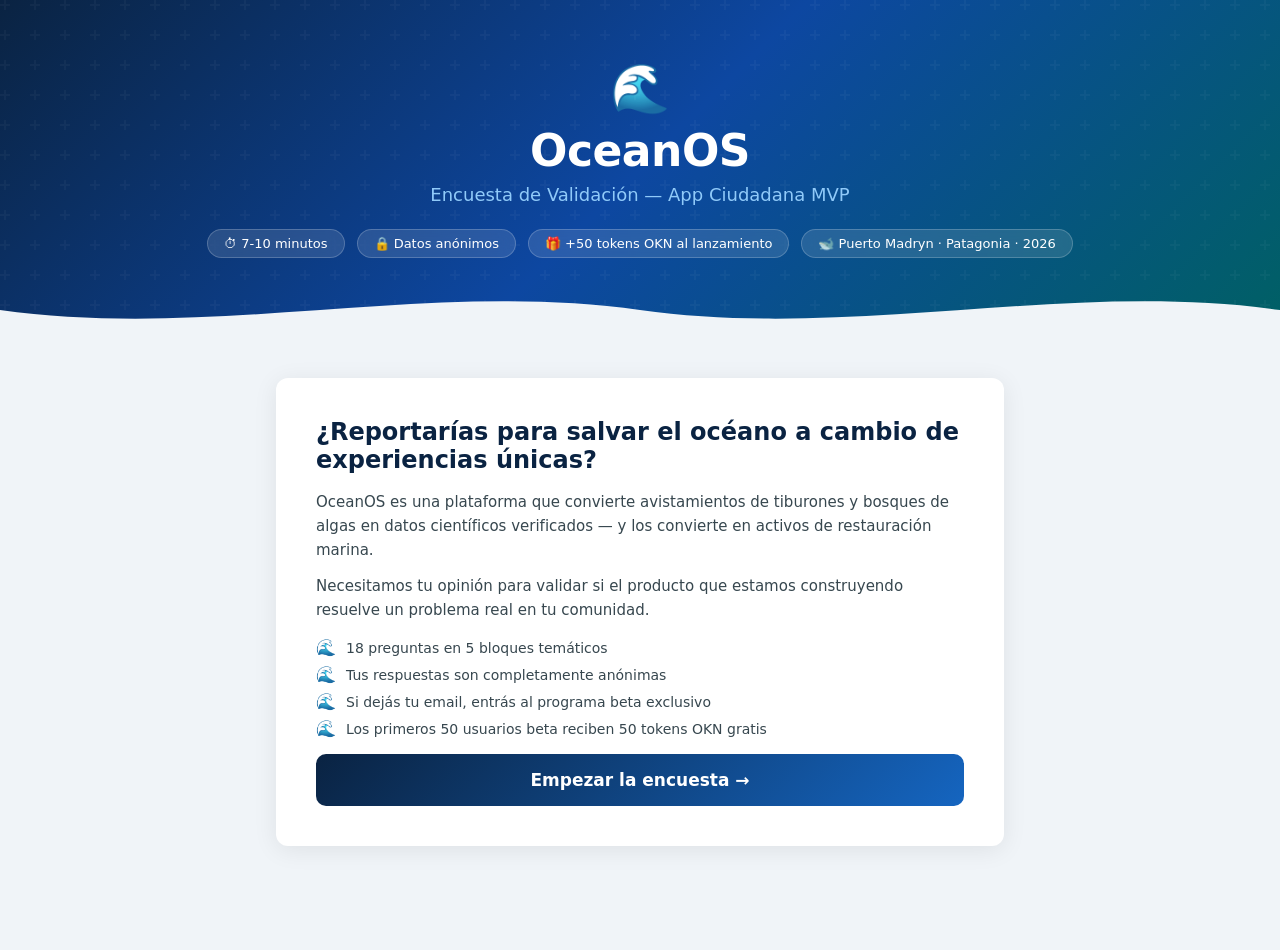
<file: OceanOS/Documentacion/OceanOS_Encuesta_MVP.html>
<!DOCTYPE html>
<html lang="es">
<head>
<meta charset="UTF-8">
<meta name="viewport" content="width=device-width, initial-scale=1.0">
<title>OceanOS — Encuesta de Validación MVP</title>
<style>
  :root {
    --navy: #0A2342;
    --ocean: #1565C0;
    --teal: #00897B;
    --teal-light: #E0F2F1;
    --sky: #E3F2FD;
    --accent: #00BCD4;
    --gold: #F9A825;
    --white: #FFFFFF;
    --slate: #37474F;
    --mist: #ECEFF1;
    --gray: #90A4AE;
    --error: #E53935;
    --success: #2E7D32;
  }

  * { box-sizing: border-box; margin: 0; padding: 0; }

  body {
    font-family: 'Segoe UI', system-ui, sans-serif;
    background: #F0F4F8;
    color: var(--slate);
    min-height: 100vh;
  }

  /* ===== HERO ===== */
  .hero {
    background: linear-gradient(135deg, var(--navy) 0%, #0D47A1 50%, #006064 100%);
    padding: 60px 24px 80px;
    text-align: center;
    position: relative;
    overflow: hidden;
  }
  .hero::before {
    content: '';
    position: absolute; inset: 0;
    background: url("data:image/svg+xml,%3Csvg width='60' height='60' viewBox='0 0 60 60' xmlns='http://www.w3.org/2000/svg'%3E%3Cg fill='none' fill-rule='evenodd'%3E%3Cg fill='%23ffffff' fill-opacity='0.03'%3E%3Cpath d='M36 34v-4h-2v4h-4v2h4v4h2v-4h4v-2h-4zm0-30V0h-2v4h-4v2h4v4h2V6h4V4h-4zM6 34v-4H4v4H0v2h4v4h2v-4h4v-2H6zM6 4V0H4v4H0v2h4v4h2V6h4V4H6z'/%3E%3C/g%3E%3C/g%3E%3C/svg%3E");
  }
  .hero-wave {
    position: absolute; bottom: -2px; left: 0; right: 0;
    height: 60px; overflow: hidden;
  }
  .hero-wave svg { width: 100%; height: 100%; }
  .hero-logo { font-size: 48px; margin-bottom: 8px; }
  .hero-title { font-size: clamp(28px, 5vw, 44px); font-weight: 800; color: #fff; letter-spacing: -0.5px; margin-bottom: 8px; }
  .hero-sub { font-size: 18px; color: #90CAF9; margin-bottom: 24px; }
  .hero-badges { display: flex; justify-content: center; gap: 12px; flex-wrap: wrap; margin-top: 20px; }
  .badge { background: rgba(255,255,255,0.12); backdrop-filter: blur(8px); border: 1px solid rgba(255,255,255,0.2);
    color: #fff; padding: 6px 16px; border-radius: 20px; font-size: 13px; font-weight: 500; }

  /* ===== PROGRESS ===== */
  .progress-bar-wrap {
    background: var(--white); border-bottom: 1px solid #E0E0E0;
    padding: 12px 24px; position: sticky; top: 0; z-index: 100;
    box-shadow: 0 2px 8px rgba(0,0,0,0.08);
  }
  .progress-info { display: flex; justify-content: space-between; align-items: center; margin-bottom: 6px; }
  .progress-label { font-size: 13px; font-weight: 600; color: var(--ocean); }
  .progress-pct { font-size: 13px; color: var(--gray); }
  .progress-track { height: 6px; background: var(--mist); border-radius: 3px; overflow: hidden; }
  .progress-fill { height: 100%; background: linear-gradient(90deg, var(--teal), var(--accent));
    border-radius: 3px; transition: width 0.5s ease; }

  /* ===== LAYOUT ===== */
  .container { max-width: 760px; margin: 0 auto; padding: 40px 16px 80px; }

  /* ===== BLOQUE HEADER ===== */
  .block-header {
    display: flex; align-items: center; gap: 12px;
    background: var(--navy); color: #fff;
    padding: 14px 20px; border-radius: 10px 10px 0 0; margin-top: 36px;
  }
  .block-header:first-of-type { margin-top: 0; }
  .block-num { background: var(--teal); color: #fff; font-size: 12px; font-weight: 700;
    padding: 3px 10px; border-radius: 12px; text-transform: uppercase; letter-spacing: 0.5px; }
  .block-title { font-size: 15px; font-weight: 700; color: #fff; }

  /* ===== QUESTION CARD ===== */
  .question-card {
    background: var(--white); border: 1px solid #E8EEF4;
    border-top: none; padding: 24px;
    transition: box-shadow 0.2s;
  }
  .question-card:last-child { border-radius: 0 0 10px 10px; }
  .question-card.active { box-shadow: inset 3px 0 0 var(--teal); }
  .question-card.answered { border-left: 3px solid var(--teal); }
  .question-card.error { border-left: 3px solid var(--error); }

  .question-num { font-size: 11px; font-weight: 700; color: var(--teal); text-transform: uppercase;
    letter-spacing: 1px; margin-bottom: 6px; }
  .question-text { font-size: 16px; font-weight: 600; color: var(--navy); line-height: 1.4; margin-bottom: 4px; }
  .question-hint { font-size: 13px; color: var(--gray); margin-bottom: 16px; font-style: italic; }
  .required-star { color: var(--error); margin-left: 2px; }
  .error-msg { color: var(--error); font-size: 12px; margin-top: 8px; display: none; }
  .error-msg.show { display: block; }

  /* ===== OPTIONS ===== */
  .options { display: flex; flex-direction: column; gap: 8px; }
  .option {
    display: flex; align-items: flex-start; gap: 12px;
    padding: 12px 16px; border-radius: 8px; border: 1.5px solid #E0E8F0;
    cursor: pointer; transition: all 0.18s; user-select: none;
  }
  .option:hover { border-color: var(--teal); background: var(--teal-light); }
  .option.selected { border-color: var(--teal); background: var(--teal-light); }
  .option.selected .option-check { background: var(--teal); border-color: var(--teal); }
  .option.selected .option-check::after { opacity: 1; }
  .option-check {
    flex-shrink: 0; width: 20px; height: 20px; border-radius: 50%; border: 2px solid #B0BEC5;
    background: #fff; position: relative; margin-top: 1px; transition: all 0.18s;
  }
  .option-check::after { content: ''; position: absolute; inset: 3px;
    background: #fff; border-radius: 50%; opacity: 0; transition: opacity 0.18s; }
  .checkbox .option-check { border-radius: 4px; }
  .checkbox .option-check::after { content: '✓'; inset: 0; display: flex; align-items: center;
    justify-content: center; font-size: 12px; font-weight: 700; background: transparent; color: #fff; opacity: 0; }
  .option-label { font-size: 15px; color: var(--slate); line-height: 1.4; }

  /* ===== SCALE ===== */
  .scale-wrap { margin-top: 8px; }
  .scale-labels { display: flex; justify-content: space-between; margin-bottom: 8px; }
  .scale-label { font-size: 12px; color: var(--gray); }
  .scale-buttons { display: flex; gap: 6px; flex-wrap: wrap; }
  .scale-btn {
    width: 46px; height: 46px; border-radius: 8px; border: 2px solid #E0E8F0;
    background: #fff; font-size: 16px; font-weight: 700; color: #B0BEC5;
    cursor: pointer; transition: all 0.18s; display: flex; align-items: center; justify-content: center;
  }
  .scale-btn:hover { border-color: var(--teal); color: var(--teal); }
  .scale-btn.selected { background: var(--teal); border-color: var(--teal); color: #fff; transform: scale(1.08); }

  /* ===== RANK ===== */
  .rank-list { display: flex; flex-direction: column; gap: 6px; }
  .rank-item {
    display: flex; align-items: center; gap: 10px;
    background: var(--mist); border: 1.5px solid #E0E8F0;
    padding: 10px 14px; border-radius: 8px; cursor: grab; transition: all 0.18s;
  }
  .rank-item:active { cursor: grabbing; opacity: 0.8; }
  .rank-item.drag-over { border-color: var(--teal); background: var(--teal-light); }
  .rank-pos { font-size: 13px; font-weight: 700; color: var(--white); background: var(--teal);
    width: 26px; height: 26px; border-radius: 50%; display: flex; align-items: center;
    justify-content: center; flex-shrink: 0; }
  .rank-drag { color: var(--gray); font-size: 16px; }
  .rank-text { font-size: 14px; color: var(--slate); }
  .rank-hint { font-size: 12px; color: var(--gray); margin-top: 8px; }

  /* ===== TEXT INPUT ===== */
  .text-input, .textarea-input {
    width: 100%; padding: 12px 16px; border-radius: 8px; border: 1.5px solid #E0E8F0;
    font-family: inherit; font-size: 15px; color: var(--slate); resize: vertical;
    transition: border-color 0.18s; outline: none;
  }
  .text-input:focus, .textarea-input:focus { border-color: var(--teal); }

  /* ===== INFOBOX ===== */
  .infobox {
    background: var(--sky); border-left: 4px solid var(--teal);
    border-radius: 0 8px 8px 0; padding: 16px 20px; margin-bottom: 20px;
    font-size: 14px; color: var(--slate); line-height: 1.6;
  }
  .infobox strong { color: var(--navy); }

  /* ===== NAVIGATION ===== */
  .nav-wrap { display: flex; justify-content: space-between; align-items: center;
    margin-top: 36px; padding-top: 24px; border-top: 2px solid var(--mist); }
  .btn {
    padding: 14px 28px; border-radius: 8px; font-size: 15px; font-weight: 700;
    cursor: pointer; border: none; transition: all 0.2s; font-family: inherit;
  }
  .btn-prev { background: var(--mist); color: var(--slate); }
  .btn-prev:hover { background: #CFD8DC; }
  .btn-next { background: var(--teal); color: #fff; display: flex; align-items: center; gap: 8px; }
  .btn-next:hover { background: #00796B; transform: translateY(-1px); box-shadow: 0 4px 12px rgba(0,137,123,0.3); }
  .btn-submit { background: linear-gradient(135deg, var(--navy), var(--ocean)); color: #fff; }
  .btn-submit:hover { transform: translateY(-1px); box-shadow: 0 4px 16px rgba(10,35,66,0.3); }
  .btn:disabled { opacity: 0.5; cursor: not-allowed; transform: none !important; }

  /* ===== SECTION INDICATOR ===== */
  .section-dots { display: flex; justify-content: center; gap: 8px; margin: 20px 0; }
  .dot { width: 10px; height: 10px; border-radius: 50%; background: #CFD8DC; transition: all 0.3s; }
  .dot.active { background: var(--teal); transform: scale(1.3); }
  .dot.done { background: var(--ocean); }

  /* ===== SUCCESS ===== */
  .success-screen { display: none; text-align: center; padding: 60px 24px; }
  .success-screen.show { display: block; }
  .success-icon { font-size: 80px; margin-bottom: 24px; }
  .success-title { font-size: 32px; font-weight: 800; color: var(--navy); margin-bottom: 12px; }
  .success-sub { font-size: 16px; color: var(--gray); margin-bottom: 32px; line-height: 1.6; }
  .success-tokens {
    display: inline-flex; align-items: center; gap: 12px;
    background: linear-gradient(135deg, var(--navy), var(--teal));
    color: #fff; padding: 20px 32px; border-radius: 12px; margin-bottom: 32px;
  }
  .tokens-amount { font-size: 40px; font-weight: 800; }
  .tokens-label { font-size: 14px; opacity: 0.8; line-height: 1.3; }
  .success-stats { display: grid; grid-template-columns: repeat(3, 1fr); gap: 16px; max-width: 480px; margin: 0 auto; }
  .stat-card { background: var(--white); border: 1px solid #E0E8F0; border-radius: 10px; padding: 16px; }
  .stat-val { font-size: 24px; font-weight: 800; color: var(--ocean); }
  .stat-lbl { font-size: 12px; color: var(--gray); }

  /* ===== SURVEY SCREEN ===== */
  .survey-screen { display: none; }
  .survey-screen.show { display: block; }

  /* ===== WELCOME ===== */
  .welcome-screen { display: block; }
  .welcome-screen.hide { display: none; }
  .welcome-card { background: var(--white); border-radius: 12px; padding: 40px;
    box-shadow: 0 4px 24px rgba(0,0,0,0.08); margin-bottom: 24px; }
  .welcome-card h2 { font-size: 24px; color: var(--navy); margin-bottom: 16px; }
  .welcome-card p { font-size: 15px; color: var(--slate); line-height: 1.6; margin-bottom: 12px; }
  .welcome-items { list-style: none; display: flex; flex-direction: column; gap: 8px; margin: 16px 0; }
  .welcome-items li { display: flex; align-items: center; gap: 10px; font-size: 14px; color: var(--slate); }
  .welcome-items li::before { content: '🌊'; font-size: 16px; }
  .btn-start { width: 100%; padding: 16px; background: linear-gradient(135deg, var(--navy), var(--ocean));
    color: #fff; border: none; border-radius: 10px; font-size: 17px; font-weight: 700;
    cursor: pointer; font-family: inherit; transition: all 0.2s; }
  .btn-start:hover { transform: translateY(-2px); box-shadow: 0 6px 20px rgba(10,35,66,0.3); }

  @media (max-width: 600px) {
    .scale-buttons { gap: 4px; }
    .scale-btn { width: 38px; height: 38px; font-size: 14px; }
    .success-stats { grid-template-columns: 1fr 1fr; }
    .nav-wrap { flex-direction: column; gap: 12px; }
    .btn { width: 100%; justify-content: center; }
  }
</style>
</head>
<body>

<!-- HERO -->
<div class="hero">
  <div class="hero-logo">🌊</div>
  <div class="hero-title">OceanOS</div>
  <div class="hero-sub">Encuesta de Validación — App Ciudadana MVP</div>
  <div class="hero-badges">
    <span class="badge">⏱ 7-10 minutos</span>
    <span class="badge">🔒 Datos anónimos</span>
    <span class="badge">🎁 +50 tokens OKN al lanzamiento</span>
    <span class="badge">🐋 Puerto Madryn · Patagonia · 2026</span>
  </div>
  <div class="hero-wave">
    <svg viewBox="0 0 1200 60" preserveAspectRatio="none" xmlns="http://www.w3.org/2000/svg">
      <path d="M0,30 C200,60 400,0 600,30 C800,60 1000,0 1200,30 L1200,60 L0,60 Z" fill="#F0F4F8"/>
    </svg>
  </div>
</div>

<!-- PROGRESS -->
<div class="progress-bar-wrap" id="progressBar" style="display:none">
  <div class="progress-info">
    <span class="progress-label" id="progressLabel">Bloque 1 de 5</span>
    <span class="progress-pct" id="progressPct">0%</span>
  </div>
  <div class="progress-track">
    <div class="progress-fill" id="progressFill" style="width:0%"></div>
  </div>
</div>

<div class="container">
  <!-- SECTION DOTS -->
  <div class="section-dots" id="sectionDots" style="display:none">
    <div class="dot" data-dot="0"></div>
    <div class="dot" data-dot="1"></div>
    <div class="dot" data-dot="2"></div>
    <div class="dot" data-dot="3"></div>
    <div class="dot" data-dot="4"></div>
  </div>

  <!-- WELCOME -->
  <div class="welcome-screen" id="welcomeScreen">
    <div class="welcome-card">
      <h2>¿Reportarías para salvar el océano a cambio de experiencias únicas?</h2>
      <p>OceanOS es una plataforma que convierte avistamientos de tiburones y bosques de algas en datos científicos verificados — y los convierte en activos de restauración marina.</p>
      <p>Necesitamos tu opinión para validar si el producto que estamos construyendo resuelve un problema real en tu comunidad.</p>
      <ul class="welcome-items">
        <li>18 preguntas en 5 bloques temáticos</li>
        <li>Tus respuestas son completamente anónimas</li>
        <li>Si dejás tu email, entrás al programa beta exclusivo</li>
        <li>Los primeros 50 usuarios beta reciben 50 tokens OKN gratis</li>
      </ul>
      <button class="btn-start" onclick="startSurvey()">Empezar la encuesta →</button>
    </div>
  </div>

  <!-- SURVEY -->
  <div class="survey-screen" id="surveyScreen">
    <div id="sectionsContainer"></div>
    <div class="nav-wrap">
      <button class="btn btn-prev" id="btnPrev" onclick="prevSection()">← Anterior</button>
      <button class="btn btn-next" id="btnNext" onclick="nextSection()">Siguiente →</button>
    </div>
  </div>

  <!-- SUCCESS -->
  <div class="success-screen" id="successScreen">
    <div class="success-icon">🌊</div>
    <div class="success-title">¡Gracias por ayudar a restaurar el océano!</div>
    <div class="success-sub">Tus respuestas son parte de la validación científica de OceanOS.<br>Nos ayudás a construir algo que realmente importa.</div>
    <div class="success-tokens">
      <div>
        <div class="tokens-amount">+50</div>
      </div>
      <div class="tokens-label">Tokens OKN<br>reservados para vos<br>al lanzamiento</div>
    </div>
    <div class="success-stats">
      <div class="stat-card"><div class="stat-val" id="statQ">18</div><div class="stat-lbl">Preguntas respondidas</div></div>
      <div class="stat-card"><div class="stat-val">50</div><div class="stat-lbl">Tokens OKN ganados</div></div>
      <div class="stat-card"><div class="stat-val">🐋</div><div class="stat-lbl">Patagonia te necesita</div></div>
    </div>
  </div>
</div>

<script>
const SECTIONS = [
  {
    id: 's0',
    label: 'BLOQUE 0',
    title: 'Clasificación del respondente',
    color: '#0A2342',
    questions: [
      {
        id: 'q1', type: 'multi', required: true,
        text: '¿Cuál de estas actividades realizás en la costa patagónica?',
        hint: 'Podés seleccionar más de una.',
        options: ['Buceo recreativo o deportivo','Pesca artesanal o deportiva','Ecoturismo / avistamiento de fauna','Investigación científica o estudio universitario','Ninguna de las anteriores']
      },
      {
        id: 'q2', type: 'single', required: true,
        text: '¿Con qué frecuencia realizás esta actividad durante la temporada (octubre–abril)?',
        options: ['Todos los días o casi todos los días','2-3 veces por semana','1 vez por semana','1-2 veces por mes','Menos de una vez por mes']
      },
      {
        id: 'q3', type: 'single', required: true,
        text: '¿En qué zona operás principalmente?',
        options: ['Puerto Madryn / Golfo Nuevo','Península Valdés','Puerto Deseado / Santa Cruz','Tierra del Fuego','Otra zona patagónica']
      }
    ]
  },
  {
    id: 's1',
    label: 'BLOQUE 1',
    title: 'Comportamiento actual',
    color: '#00897B',
    questions: [
      {
        id: 'q4', type: 'single', required: true,
        text: '¿Alguna vez fotografiaste avistamientos de fauna marina durante tu actividad?',
        options: ['Sí, siempre o casi siempre','Sí, a veces','Raramente','No, nunca']
      },
      {
        id: 'q5', type: 'multi', required: false,
        text: '¿Qué hacés con esas fotos o datos?',
        hint: 'Podés seleccionar más de una.',
        options: ['Las subo a redes sociales (Instagram, Facebook, etc.)','Las comparto en grupos de WhatsApp','Las guardo para uso personal','Las reporto a alguna ONG o institución científica','No suelo documentar avistamientos']
      },
      {
        id: 'q6', type: 'single', required: false,
        text: '¿Conocés alguna app para reportar avistamientos de fauna marina en Argentina?',
        options: ['Sí (especificá abajo)','No']
      },
      {
        id: 'q6b', type: 'text', required: false,
        text: 'Si respondiste Sí, ¿cuál app conocés?',
        hint: 'Opcional.',
        placeholder: 'Nombre de la app...'
      }
    ]
  },
  {
    id: 's2',
    label: 'BLOQUE 2',
    title: 'Propuesta de valor',
    color: '#1565C0',
    questions: [
      {
        id: 'q_info', type: 'info',
        text: '<strong>¿De qué se trata OceanOS?</strong><br><br>Es una app gratuita donde reportás avistamientos de tiburones y el estado de los bosques de algas desde tu celular. Subís una foto con ubicación GPS y la IA clasifica la especie en segundos. Por cada reporte verificado ganás <strong>tokens OKN canjeables por descuentos en tours de buceo y experiencias de ecoturismo en Patagonia.</strong>'
      },
      {
        id: 'q7', type: 'scale', required: true,
        text: '¿Cuán probable es que uses una app como OceanOS en tu actividad habitual?',
        hint: '1 = nada probable · 10 = muy probable',
        min: 1, max: 10
      },
      {
        id: 'q8', type: 'single', required: true,
        text: '¿Cuántos reportes creés que podrías enviar por semana?',
        options: ['0 (no creo que la use)','1-2 reportes por semana','3-5 reportes por semana','Más de 5 reportes por semana']
      },
      {
        id: 'q9', type: 'rank', required: false,
        text: '¿Qué te motivaría más para reportar de forma habitual?',
        hint: 'Arrastrá para ordenar del más al menos motivador.',
        options: ['Tokens OKN canjeables por ecoturismo','Ver mi contribución en el mapa en tiempo real','Ser parte de una comunidad científica ciudadana','Ayudar a conservar la fauna y ecosistemas que uso','Ranking e insignias de gamificación']
      },
      {
        id: 'q10', type: 'multi', required: false,
        text: '¿Con qué datos te sentirías cómodo/a?',
        hint: 'Podés seleccionar más de una.',
        options: ['Foto del avistamiento','Ubicación GPS aproximada (±500 metros)','Ubicación GPS exacta','Fecha y hora','Observaciones de texto libre']
      },
      {
        id: 'q11', type: 'multi', required: false,
        text: '¿Cuáles de estas funciones valorás más?',
        hint: 'Elegí hasta 2.',
        max: 2,
        options: ['Mapa en tiempo real con avistamientos','Clasificación automática por IA','Wallet de tokens con historial y canje','Ranking y comparación con otros','Notificaciones de avistamientos cercanos','Dashboard de salud del ecosistema']
      }
    ]
  },
  {
    id: 's3',
    label: 'BLOQUE 3 & 4',
    title: 'Barreras y tokens',
    color: '#37474F',
    questions: [
      {
        id: 'q12', type: 'multi', required: false,
        text: '¿Qué podría impedirte usar OceanOS regularmente?',
        hint: 'Podés seleccionar más de una.',
        options: ['No tengo conectividad cuando hago mi actividad','No quiero compartir mi ubicación GPS','Me parece complicado de usar','No creo que mis reportes sean útiles','Los tokens no son incentivo suficiente','Ya uso otra app similar','No veo barreras significativas']
      },
      {
        id: 'q13', type: 'single', required: false,
        text: '¿Con qué frecuencia tenés señal de celular durante tu actividad costera?',
        options: ['Siempre o casi siempre','Aproximadamente la mitad del tiempo','Raramente','Nunca (actividad off-shore)']
      },
      {
        id: 'q14', type: 'multi', required: false,
        text: '¿Con qué te gustaría canjear tus tokens OKN?',
        hint: 'Elegí las 3 más interesantes.',
        max: 3,
        options: ['Descuentos en tours de buceo y ecoturismo','Entradas a áreas protegidas y reservas naturales','Merchandising de OceanOS o marcas de buceo','Donación de tokens a restauración marina','Acceso a reportes científicos del ecosistema','Descuentos en equipamiento de pesca o buceo','Participación en campañas científicas']
      },
      {
        id: 'q15', type: 'single', required: false,
        text: '¿Te parece justo recibir 25 tokens OKN por una foto verificada de tiburón?',
        options: ['Sí, me parece justo','Sí, aunque podría mejorar','No, debería ser más','No puedo evaluarlo sin probar la app']
      },
      {
        id: 'q16', type: 'single', required: false,
        text: 'Si 100 tokens = 10% de descuento en un tour de buceo de $50.000 ARS, ¿es incentivo suficiente?',
        options: ['Sí, definitivamente','Sí, aunque podría mejorar','No, el incentivo no es suficiente','No puedo evaluarlo sin probar la app']
      }
    ]
  },
  {
    id: 's4',
    label: 'BLOQUE 5',
    title: 'Acción y contacto',
    color: '#0A2342',
    questions: [
      {
        id: 'q17', type: 'single', required: true,
        text: '¿Querés ser parte de los primeros 50 usuarios beta de OceanOS en Puerto Madryn?',
        options: ['Sí, me interesa mucho','Sí, pero quiero informarme más primero','Tal vez','No por ahora']
      },
      {
        id: 'q17b', type: 'email', required: false,
        text: 'Si quisieras unirte al beta, dejanos tu email',
        hint: 'Opcional — solo para avisarte cuando lancemos.',
        placeholder: 'tu@email.com'
      },
      {
        id: 'q18', type: 'textarea', required: false,
        text: '¿Conocés organizaciones (pesqueras, ONGs, áreas protegidas) que podrían usar los datos de OceanOS?',
        hint: 'Opcional.',
        placeholder: 'Nombre y contacto de la organización...'
      },
      {
        id: 'q19', type: 'textarea', required: false,
        text: '¿Tenés comentarios, sugerencias o preguntas sobre el proyecto?',
        hint: 'Opcional. Tu feedback es muy valioso.',
        placeholder: 'Escribí lo que quieras...'
      }
    ]
  }
];

let currentSection = 0;
const answers = {};
const rankOrders = {};

function startSurvey() {
  document.getElementById('welcomeScreen').classList.add('hide');
  document.getElementById('surveyScreen').classList.add('show');
  document.getElementById('progressBar').style.display = 'block';
  document.getElementById('sectionDots').style.display = 'flex';
  renderSection();
  updateProgress();
}

function renderSection() {
  const container = document.getElementById('sectionsContainer');
  container.innerHTML = '';
  const sec = SECTIONS[currentSection];

  // Block header
  const header = document.createElement('div');
  header.className = 'block-header';
  header.style.background = sec.color;
  header.innerHTML = `<span class="block-num">${sec.label}</span><span class="block-title">${sec.title}</span>`;
  container.appendChild(header);

  sec.questions.forEach((q, qi) => {
    if (q.type === 'info') {
      const box = document.createElement('div');
      box.className = 'infobox';
      box.style.margin = '0'; box.style.borderRadius = '0';
      box.innerHTML = q.text;
      container.appendChild(box);
      return;
    }

    const card = document.createElement('div');
    card.className = 'question-card' + (answers[q.id] ? ' answered' : '');
    card.id = 'card_' + q.id;

    let qNum = 0;
    let globalIdx = 0;
    for (let s = 0; s < currentSection; s++) {
      SECTIONS[s].questions.forEach(qq => { if (qq.type !== 'info') globalIdx++; });
    }
    sec.questions.slice(0, qi).forEach(qq => { if (qq.type !== 'info') globalIdx++; });
    globalIdx++;

    let html = `<div class="question-num">Pregunta ${globalIdx}</div>`;
    html += `<div class="question-text">${q.text}${q.required ? '<span class="required-star">*</span>' : ''}</div>`;
    if (q.hint) html += `<div class="question-hint">${q.hint}</div>`;

    if (q.type === 'single') {
      html += '<div class="options">';
      q.options.forEach((opt, oi) => {
        const sel = answers[q.id] === opt ? ' selected' : '';
        html += `<div class="option${sel}" onclick="selectSingle('${q.id}', '${oi}', this)" data-val="${opt}">
          <div class="option-check"></div><div class="option-label">${opt}</div>
        </div>`;
      });
      html += '</div>';
    } else if (q.type === 'multi') {
      html += '<div class="options">';
      const sel = answers[q.id] || [];
      q.options.forEach((opt, oi) => {
        const isSelected = sel.includes(opt) ? ' selected' : '';
        html += `<div class="option checkbox${isSelected}" onclick="selectMulti('${q.id}', '${opt}', this, ${q.max||99})" data-val="${opt}">
          <div class="option-check"></div><div class="option-label">${opt}</div>
        </div>`;
      });
      html += '</div>';
    } else if (q.type === 'scale') {
      html += `<div class="scale-wrap"><div class="scale-labels"><span class="scale-label">1 — Muy poco probable</span><span class="scale-label">10 — Muy probable</span></div><div class="scale-buttons">`;
      const cur = answers[q.id];
      for (let i = q.min; i <= q.max; i++) {
        html += `<button class="scale-btn${cur == i ? ' selected' : ''}" onclick="selectScale('${q.id}', ${i}, this)">${i}</button>`;
      }
      html += '</div></div>';
    } else if (q.type === 'rank') {
      const order = rankOrders[q.id] || q.options.map((o,i)=>i);
      html += '<div class="rank-list" id="rank_' + q.id + '">';
      order.forEach((oi, pos) => {
        html += `<div class="rank-item" draggable="true" data-idx="${oi}" data-qid="${q.id}">
          <div class="rank-pos">${pos+1}</div>
          <div class="rank-drag">⠿</div>
          <div class="rank-text">${q.options[oi]}</div>
        </div>`;
      });
      html += '</div><div class="rank-hint">Arrastrá para reordenar</div>';
    } else if (q.type === 'text') {
      html += `<input class="text-input" type="text" id="inp_${q.id}" placeholder="${q.placeholder||''}" value="${answers[q.id]||''}" onchange="answers['${q.id}']=this.value">`;
    } else if (q.type === 'email') {
      html += `<input class="text-input" type="email" id="inp_${q.id}" placeholder="${q.placeholder||''}" value="${answers[q.id]||''}" onchange="answers['${q.id}']=this.value">`;
    } else if (q.type === 'textarea') {
      html += `<textarea class="textarea-input" rows="3" id="inp_${q.id}" placeholder="${q.placeholder||''}" onchange="answers['${q.id}']=this.value">${answers[q.id]||''}</textarea>`;
    }

    html += `<div class="error-msg" id="err_${q.id}">Este campo es obligatorio.</div>`;
    card.innerHTML = html;
    container.appendChild(card);
  });

  // init drag for rank questions
  initRankDrag();

  // Update buttons
  const btnPrev = document.getElementById('btnPrev');
  const btnNext = document.getElementById('btnNext');
  btnPrev.style.visibility = currentSection === 0 ? 'hidden' : 'visible';
  if (currentSection === SECTIONS.length - 1) {
    btnNext.textContent = 'Enviar encuesta ✓';
    btnNext.className = 'btn btn-submit';
  } else {
    btnNext.innerHTML = 'Siguiente →';
    btnNext.className = 'btn btn-next';
  }

  // Dots
  document.querySelectorAll('.dot').forEach((d, i) => {
    d.className = 'dot' + (i < currentSection ? ' done' : i === currentSection ? ' active' : '');
  });

  window.scrollTo({ top: 0, behavior: 'smooth' });
}

function selectSingle(qid, idx, el) {
  const q = findQ(qid);
  answers[qid] = el.dataset.val;
  el.closest('.options').querySelectorAll('.option').forEach(o => o.classList.remove('selected'));
  el.classList.add('selected');
  document.getElementById('card_' + qid).classList.add('answered');
  hideError(qid);
}

function selectMulti(qid, val, el, max) {
  let sel = answers[qid] || [];
  if (el.classList.contains('selected')) {
    sel = sel.filter(v => v !== val);
    el.classList.remove('selected');
  } else {
    if (sel.length >= max) {
      // deselect first
      const firstSel = el.closest('.options').querySelector('.option.selected');
      if (firstSel) {
        sel = sel.filter(v => v !== firstSel.dataset.val);
        firstSel.classList.remove('selected');
      }
    }
    sel.push(val);
    el.classList.add('selected');
  }
  answers[qid] = sel;
  if (sel.length > 0) document.getElementById('card_' + qid).classList.add('answered');
  hideError(qid);
}

function selectScale(qid, val, el) {
  answers[qid] = val;
  el.closest('.scale-buttons').querySelectorAll('.scale-btn').forEach(b => b.classList.remove('selected'));
  el.classList.add('selected');
  document.getElementById('card_' + qid).classList.add('answered');
  hideError(qid);
}

function initRankDrag() {
  let dragged = null;
  document.querySelectorAll('.rank-item').forEach(item => {
    item.addEventListener('dragstart', e => { dragged = item; item.style.opacity = '0.5'; });
    item.addEventListener('dragend', e => { item.style.opacity = '1'; dragged = null; });
    item.addEventListener('dragover', e => { e.preventDefault(); item.classList.add('drag-over'); });
    item.addEventListener('dragleave', () => item.classList.remove('drag-over'));
    item.addEventListener('drop', e => {
      e.preventDefault(); item.classList.remove('drag-over');
      if (!dragged || dragged === item) return;
      const list = item.closest('.rank-list');
      const items = [...list.querySelectorAll('.rank-item')];
      const fromIdx = items.indexOf(dragged);
      const toIdx = items.indexOf(item);
      if (fromIdx < toIdx) list.insertBefore(dragged, item.nextSibling);
      else list.insertBefore(dragged, item);
      // Update rank positions
      const newOrder = [...list.querySelectorAll('.rank-item')].map(it => parseInt(it.dataset.idx));
      const qid = list.id.replace('rank_', '');
      rankOrders[qid] = newOrder;
      answers[qid] = newOrder;
      list.querySelectorAll('.rank-pos').forEach((pos, i) => { pos.textContent = i + 1; });
    });
  });
}

function findQ(qid) {
  for (const sec of SECTIONS) for (const q of sec.questions) if (q.id === qid) return q;
  return null;
}

function showError(qid, msg) {
  const el = document.getElementById('err_' + qid);
  if (el) { el.textContent = msg || 'Este campo es obligatorio.'; el.classList.add('show'); }
  const card = document.getElementById('card_' + qid);
  if (card) card.classList.add('error');
}
function hideError(qid) {
  const el = document.getElementById('err_' + qid);
  if (el) el.classList.remove('show');
  const card = document.getElementById('card_' + qid);
  if (card) card.classList.remove('error');
}

function validateSection() {
  let ok = true;
  SECTIONS[currentSection].questions.forEach(q => {
    if (q.type === 'info') return;
    if (!q.required) return;
    const val = answers[q.id];
    if (!val || (Array.isArray(val) && val.length === 0)) {
      showError(q.id, 'Este campo es obligatorio.');
      ok = false;
    }
  });
  return ok;
}

function nextSection() {
  if (!validateSection()) {
    const firstErr = document.querySelector('.error-msg.show');
    if (firstErr) firstErr.scrollIntoView({ behavior: 'smooth', block: 'center' });
    return;
  }
  if (currentSection < SECTIONS.length - 1) {
    currentSection++;
    renderSection();
    updateProgress();
  } else {
    submitSurvey();
  }
}

function prevSection() {
  if (currentSection > 0) {
    currentSection--;
    renderSection();
    updateProgress();
  }
}

function updateProgress() {
  const pct = Math.round((currentSection / SECTIONS.length) * 100);
  document.getElementById('progressFill').style.width = pct + '%';
  document.getElementById('progressPct').textContent = pct + '%';
  document.getElementById('progressLabel').textContent = `Bloque ${currentSection + 1} de ${SECTIONS.length}`;
}

function submitSurvey() {
  if (!validateSection()) return;
  // Count answered
  let answered = 0;
  for (const sec of SECTIONS) for (const q of sec.questions) {
    if (q.type === 'info') continue;
    if (answers[q.id]) answered++;
  }
  document.getElementById('statQ').textContent = answered;

  document.getElementById('surveyScreen').style.display = 'none';
  document.getElementById('progressBar').style.display = 'none';
  document.getElementById('sectionDots').style.display = 'none';
  document.getElementById('successScreen').classList.add('show');
  window.scrollTo({ top: 0, behavior: 'smooth' });

  // Log to console for inspection
  console.log('OceanOS Survey Responses:', JSON.stringify(answers, null, 2));
}
</script>
</body>
</html>
</file>
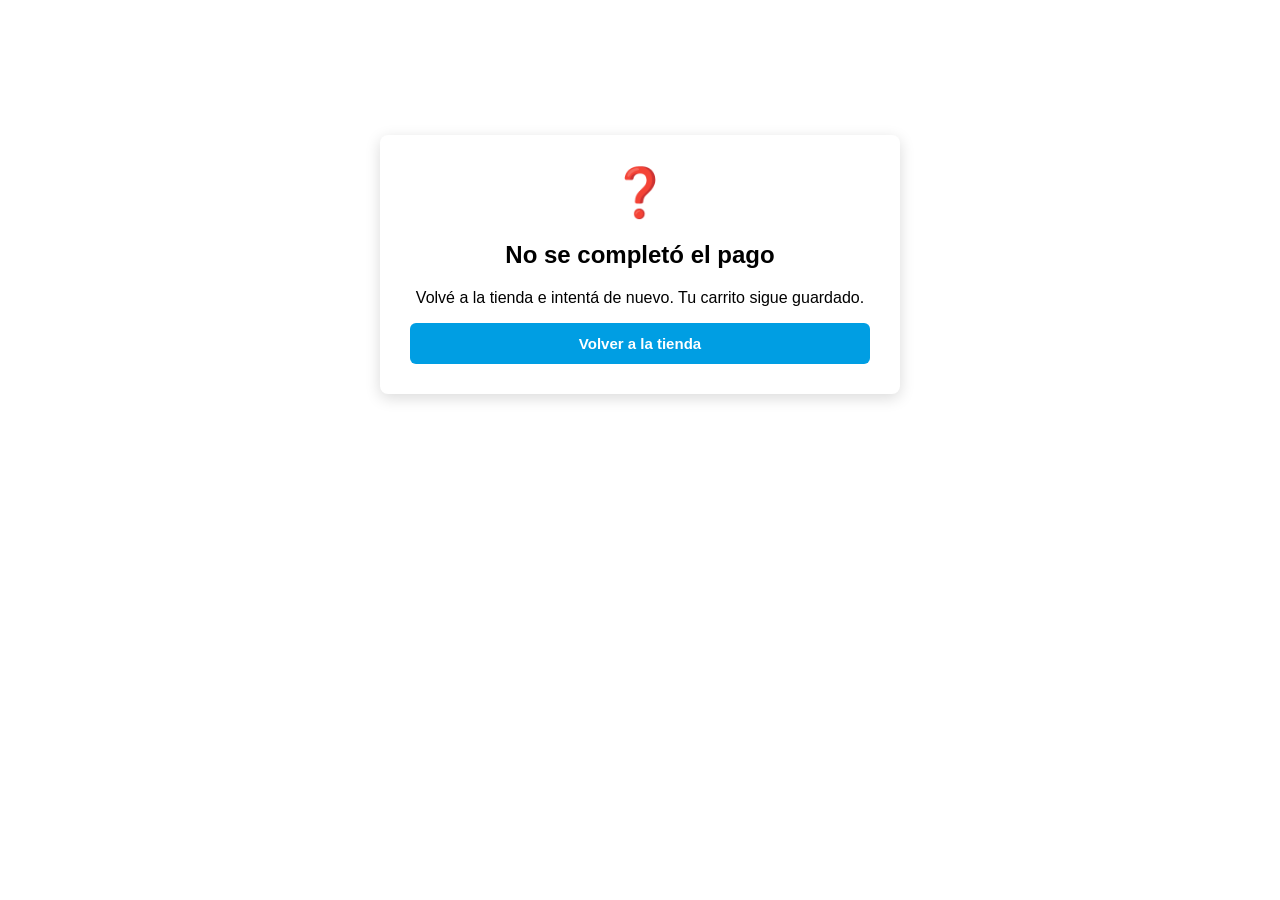
<file: JavaSCrip-IV/Clase 04 E-commerce Mercado Pago/public/resultado.html>
<!DOCTYPE html>
<html lang="es">
<head>
    <meta charset="UTF-8">
    <meta name="viewport" content="width=device-width, initial-scale=1.0">
    <link rel="stylesheet" href="./styles.css">
    <title>Resultado del pago | Los Sin Chamba</title>
</head>
<body>
    <!--Parte 7: acá vuelve Mercado Pago después de pagar (back_urls)-->
    <div class="result-card">
        <h1 class="result-icon" id="result-icon">⏳</h1>
        <h2 id="result-title">Procesando el pago...</h2>
        <p id="result-detail"></p>
        <a class="checkout-btn" href="./index.html">Volver a la tienda</a>
    </div>

    <script>
      const params = new URLSearchParams(window.location.search);
      const urlStatus = params.get("status") || params.get("collection_status");
      const paymentId = params.get("payment_id") || params.get("collection_id");

      const estados = {
        approved: { icon: "✅", title: "¡Pago aprobado!", detail: "Tu compra se acreditó correctamente." },
        pending: { icon: "🕒", title: "Pago pendiente", detail: "Mercado Pago todavía está confirmando el pago." },
        in_process: { icon: "🕒", title: "Pago en revisión", detail: "Mercado Pago está revisando el pago." },
        rejected: { icon: "❌", title: "Pago rechazado", detail: "El pago no pudo procesarse, probá con otro medio. Tu carrito sigue guardado." },
        unknown: { icon: "❓", title: "No se completó el pago", detail: "Volvé a la tienda e intentá de nuevo. Tu carrito sigue guardado." },
      };

      const showResult = (status, id) => {
        const resultado = estados[status] || estados.unknown;

        document.getElementById("result-icon").innerText = resultado.icon;
        document.getElementById("result-title").innerText = resultado.title;
        document.getElementById("result-detail").innerText = id
          ? `${resultado.detail} (N° de pago: ${id})`
          : resultado.detail;

        // Recién con el pago aprobado vaciamos el carrito guardado
        if (status === "approved") {
          try {
            localStorage.removeItem("cart");
          } catch {}
        }
      };

      // Le preguntamos al servidor el estado real (la URL se puede modificar a mano)
      const verifyPayment = async () => {
        if (!paymentId || !/^\d+$/.test(paymentId)) {
          showResult(urlStatus, null);
          return;
        }

        try {
          const response = await fetch(`/api/payment/${paymentId}`);
          if (!response.ok) throw new Error(`HTTP ${response.status}`);

          const payment = await response.json();
          showResult(payment.status, payment.id);
        } catch (error) {
          console.error("No se pudo verificar el pago:", error);
          // Sin verificación no damos el pago por aprobado ni vaciamos el carrito
          showResult(urlStatus === "approved" ? "pending" : urlStatus, paymentId);
        }
      };

      verifyPayment();
    </script>
</body>
</html>
</file>
<file: JavaSCrip-IV/Clase 02 E-commerce-Básico-Parte02/styles.css>
/*products styles*/
.card-products-container {
    margin: 5vh auto;
}

.card-products {
    text-align: center;
    display: flex;
    flex-direction: row;
    justify-content: space-around;
    flex-wrap: wrap;
}

.card-products img {
    margin-top: 40px;
    width: 250px;
    height: 250px;
}

.card-products button {
    border: none;
    outline: 0;
    padding: 10px;
    color: white;
    background-color: #1bcb7f;
    text-align: center;
    cursor: pointer;
    width: 100%;
    font-size: 15px;
}

.card-products button:hover{
    opacity: 0.7;
}

/*cart btn styles*/
.cart-btn {
    position: fixed;
    top: 20px;
    right: 30px;
    font-size: 30px;
    cursor: pointer;
}

/*modal styles*/
.modal-overlay {
    display: none;
    position: fixed;
    top: 0;
    left: 0;
    width: 100%;
    height: 100%;
    background-color: rgba(0, 0, 0, 0.5);
}

.modal-container {
    display: none;
    position: fixed;
    top: 50%;
    left: 50%;
    transform: translate(-50%, -50%);
    width: 400px;
    background-color: white;
    padding: 20px;
}

.modal-close {
    float: right;
    cursor: pointer;
}

.modal-title {
    font-size: 22px;
}
</file>
<file: JavaSCrip-IV/Clase 03 E-commerce Básico Parte 03/styles.css>
/*products styles*/
.card-products-container {
    margin: 5vh auto;
}

.card-products {
    text-align: center;
    display: flex;
    flex-direction: row;
    justify-content: space-around;
    flex-wrap: wrap;
}

.card-products img {
    margin-top: 40px;
    width: 250px;
    height: 250px;
}

.card-products button {
    border: none;
    outline: 0;
    padding: 10px;
    color: white;
    background-color: #1bcb7f;
    text-align: center;
    cursor: pointer;
    width: 100%;
    font-size: 15px;
}

.card-products button:hover{
    opacity: 0.7;
}

/*cart btn styles*/
.cart-btn {
    position: fixed;
    top: 20px;
    right: 30px;
    font-size: 30px;
    cursor: pointer;
}

/*modal styles*/
.modal-overlay {
    display: none;
    position: fixed;
    top: 0;
    left: 0;
    width: 100%;
    height: 100%;
    background-color: rgba(0, 0, 0, 0.5);
}

.modal-container {
    display: none;
    position: fixed;
    top: 50%;
    left: 50%;
    transform: translate(-50%, -50%);
    width: 400px;
    background-color: white;
    padding: 20px;
}

.modal-close {
    float: right;
    cursor: pointer;
}

.modal-title {
    font-size: 22px;
}
/* Contenedor del Modal */
.modal-container {
  width: 90%;
  max-width: 500px;
  background-color: #fff;
  position: fixed;
  top: 50%;
  left: 50%;
  transform: translate(-50%, -50%);
  z-index: 1000;
  display: flex;
  flex-direction: column;
  padding: 20px;
  border-radius: 8px;
  box-shadow: 0 4px 15px rgba(0, 0, 0, 0.2);
}

/* Fondo oscuro */
.modal-overlay {
  background-color: rgba(0, 0, 0, 0.5);
  position: fixed;
  top: 0;
  left: 0;
  width: 100%;
  height: 100%;
  z-index: 999;
}

/* Header del Modal */
.modal-header {
  display: flex;
  justify-content: space-between;
  align-items: center;
  margin-bottom: 15px;
}

.modal-header-title {
  font-size: 1.4rem;
  font-weight: bold;
}

.modal-header-button {
  cursor: pointer;
  font-size: 1.2rem;
  color: #ff4d4d;
  font-weight: bold;
}

/* Fila de cada producto dentro del carrito */
.modal-body {
  display: flex;
  justify-content: space-between;
  align-items: center;
  padding: 10px 0;
}

/* Imagen pequeña del producto en el carrito */
.modal-body img {
  width: 50px;
  height: 50px;
  object-fit: contain;
}

/* Control de cantidad (- 1 +) */
.quantity {
  display: flex;
  align-items: center;
  gap: 8px;
}

.quantity-btn-decrease,
.quantity-btn-increase {
  cursor: pointer;
  font-weight: bold;
  padding: 0 5px;
  user-select: none;
}

/* Botón de eliminar (cruz roja) */
.delete-product {
  cursor: pointer;
  color: #ff4d4d;
  font-weight: bold;
}

/* Total abajo */
.modal-footer {
  text-align: center;
  margin-top: 15px;
  font-size: 1.1rem;
  font-weight: bold;
}
/* Contenedor de cada fila del producto en el carrito */
.product {
  display: flex;
  justify-content: space-between;
  align-items: center;
  margin: 15px 0;
  gap: 15px;
}

/* Tamaño de la imagen del producto en el carrito */
.product-img {
  width: 50px;
  height: 50px;
  object-fit: contain;
}

/* Nombre del producto */
.product-info h4 {
  margin: 0;
  font-size: 1rem;
  font-weight: bold;
}

/* Controles de cantidad (- 1 +) */
.quantity {
  display: flex;
  align-items: center;
  gap: 8px;
}

.quantity-btn-decrese,
.quantity-btn-increse {
  cursor: pointer;
  font-weight: bold;
  font-size: 1.1rem;
  user-select: none;
}

.quantity-input {
  font-weight: bold;
}

/* Precio total de la fila */
.price {
  font-weight: bold;
  font-size: 1rem;
}

/* Cruz roja para eliminar */
.delete-product {
  cursor: pointer;
  color: #ff4d4d;
  font-weight: bold;
  font-size: 1.1rem;
  user-select: none;
}
</file>
<file: JavaSCrip-IV/Clase 04 E-commerce Mercado Pago/public/styles.css>
body {
  font-family: Arial, Helvetica, sans-serif;
}

/*products styles*/
.card-products-container {
  margin: 5vh auto;
}

.card-products {
  text-align: center;
  display: flex;
  flex-direction: row;
  justify-content: space-around;
  flex-wrap: wrap;
}

.card-products img {
  margin-top: 40px;
  width: 250px;
  height: 250px;
  object-fit: cover;
}

.card-products button {
  border: none;
  outline: 0;
  padding: 10px;
  color: white;
  background-color: #1bcb7f;
  text-align: center;
  cursor: pointer;
  width: 100%;
  font-size: 15px;
}

.card-products button:hover {
  opacity: 0.7;
}

/*cart btn styles*/
.cart-btn {
  position: fixed;
  top: 20px;
  right: 30px;
  font-size: 30px;
  cursor: pointer;
  user-select: none;
}

/*modal styles*/

/* Fondo oscuro (se muestra desde cart.js) */
.modal-overlay {
  display: none;
  position: fixed;
  top: 0;
  left: 0;
  width: 100%;
  height: 100%;
  background-color: rgba(0, 0, 0, 0.5);
  z-index: 999;
  cursor: pointer;
}

/* Contenedor del Modal (oculto hasta que se abre el carrito) */
.modal-container {
  display: none;
  flex-direction: column;
  position: fixed;
  top: 50%;
  left: 50%;
  transform: translate(-50%, -50%);
  z-index: 1000;
  width: 90%;
  max-width: 500px;
  max-height: 90vh;
  overflow-y: auto;
  box-sizing: border-box;
  padding: 20px;
  border-radius: 8px;
  background-color: #fff;
  box-shadow: 0 4px 15px rgba(0, 0, 0, 0.2);
}

/* Header del Modal */
.modal-header {
  display: flex;
  justify-content: space-between;
  align-items: center;
  margin-bottom: 15px;
}

.modal-title {
  font-size: 22px;
  font-weight: bold;
}

.modal-close {
  cursor: pointer;
  user-select: none;
}

/* Fila de cada producto dentro del carrito */
.modal-body {
  padding: 10px 0;
  border-bottom: 1px solid #eee;
}

/* Contenedor de cada fila del producto en el carrito */
.product {
  display: flex;
  justify-content: space-between;
  align-items: center;
  gap: 15px;
}

/* Tamaño de la imagen del producto en el carrito */
.product-img {
  width: 50px;
  height: 50px;
  object-fit: contain;
}

/* Nombre del producto */
.product-info {
  flex: 1;
}

.product-info h4 {
  margin: 0;
  font-size: 1rem;
  font-weight: bold;
}

/* Controles de cantidad (- 1 +) */
.quantity {
  display: flex;
  align-items: center;
  gap: 8px;
}

.quantity-btn-decrease,
.quantity-btn-increase {
  cursor: pointer;
  font-weight: bold;
  font-size: 1.1rem;
  padding: 0 5px;
  user-select: none;
}

.quantity-input {
  font-weight: bold;
}

/* Precio (en las tarjetas y en cada fila del carrito) */
.price {
  font-weight: bold;
  font-size: 1rem;
}

/* Cruz roja para eliminar */
.delete-product {
  cursor: pointer;
  color: #ff4d4d;
  font-weight: bold;
  font-size: 1.1rem;
  user-select: none;
}

/* Total abajo */
.modal-footer {
  text-align: center;
  margin-top: 15px;
  font-size: 1.1rem;
  font-weight: bold;
}

/* ===== 4.1 - Contador de productos en el botón del carrito ===== */
.cart-counter {
  position: absolute;
  top: -8px;
  right: -12px;
  min-width: 22px;
  height: 22px;
  padding: 0 5px;
  border-radius: 11px;
  background-color: #ff4d4d;
  color: #fff;
  font-size: 13px;
  font-weight: bold;
  font-family: Arial, Helvetica, sans-serif;
  display: none;
  place-items: center;
  box-sizing: border-box;
}

/* ===== 4.2 - Botón y estado del pago con Mercado Pago ===== */
.checkout {
  margin-top: 15px;
}

.checkout-btn {
  display: inline-block;
  border: none;
  outline: 0;
  padding: 12px 20px;
  width: 100%;
  border-radius: 6px;
  background-color: #009ee3; /* celeste de Mercado Pago */
  color: #fff;
  font-size: 15px;
  font-weight: bold;
  text-align: center;
  text-decoration: none;
  cursor: pointer;
  box-sizing: border-box;
}

.checkout-btn:hover {
  opacity: 0.85;
}

.checkout-btn:disabled {
  background-color: #9bb9c6;
  cursor: not-allowed;
}

.checkout-status {
  margin: 10px 0 0;
  font-size: 0.9rem;
  font-weight: normal;
  color: #555;
}

.cart-empty {
  margin: 10px 0 0;
  font-weight: normal;
  color: #777;
}

/* ===== Página de resultado del pago ===== */
.result-card {
  max-width: 460px;
  margin: 15vh auto;
  padding: 30px;
  border-radius: 8px;
  background-color: #fff;
  box-shadow: 0 4px 15px rgba(0, 0, 0, 0.15);
  text-align: center;
}

.result-icon {
  font-size: 3rem;
  margin: 0;
}
</file>
<file: JavaSCrip-IV/Clase-1/E-COMMERCE/client/styles.css>
/*products styles*/
.card-products-container {
    margin: 5vh auto;
}

.card-products {
    text-align: center;
    display: flex;
    flex-direction: row;
    justify-content: space-around;
    flex-wrap: wrap;
}

.card-products img {
    margin-top: 40px;
    width: 250px;
    height: 250px;
}

.card-products button {
    border: none;
    outline: 0;
    padding: 10px;
    color: white;
    background-color: #1bcb7f;
    text-align: center;
    cursor: pointer;
    width: 100%;
    font-size: 15px;
}

.card-products button:hover {
    opacity: 0, 7;
}
</file>
